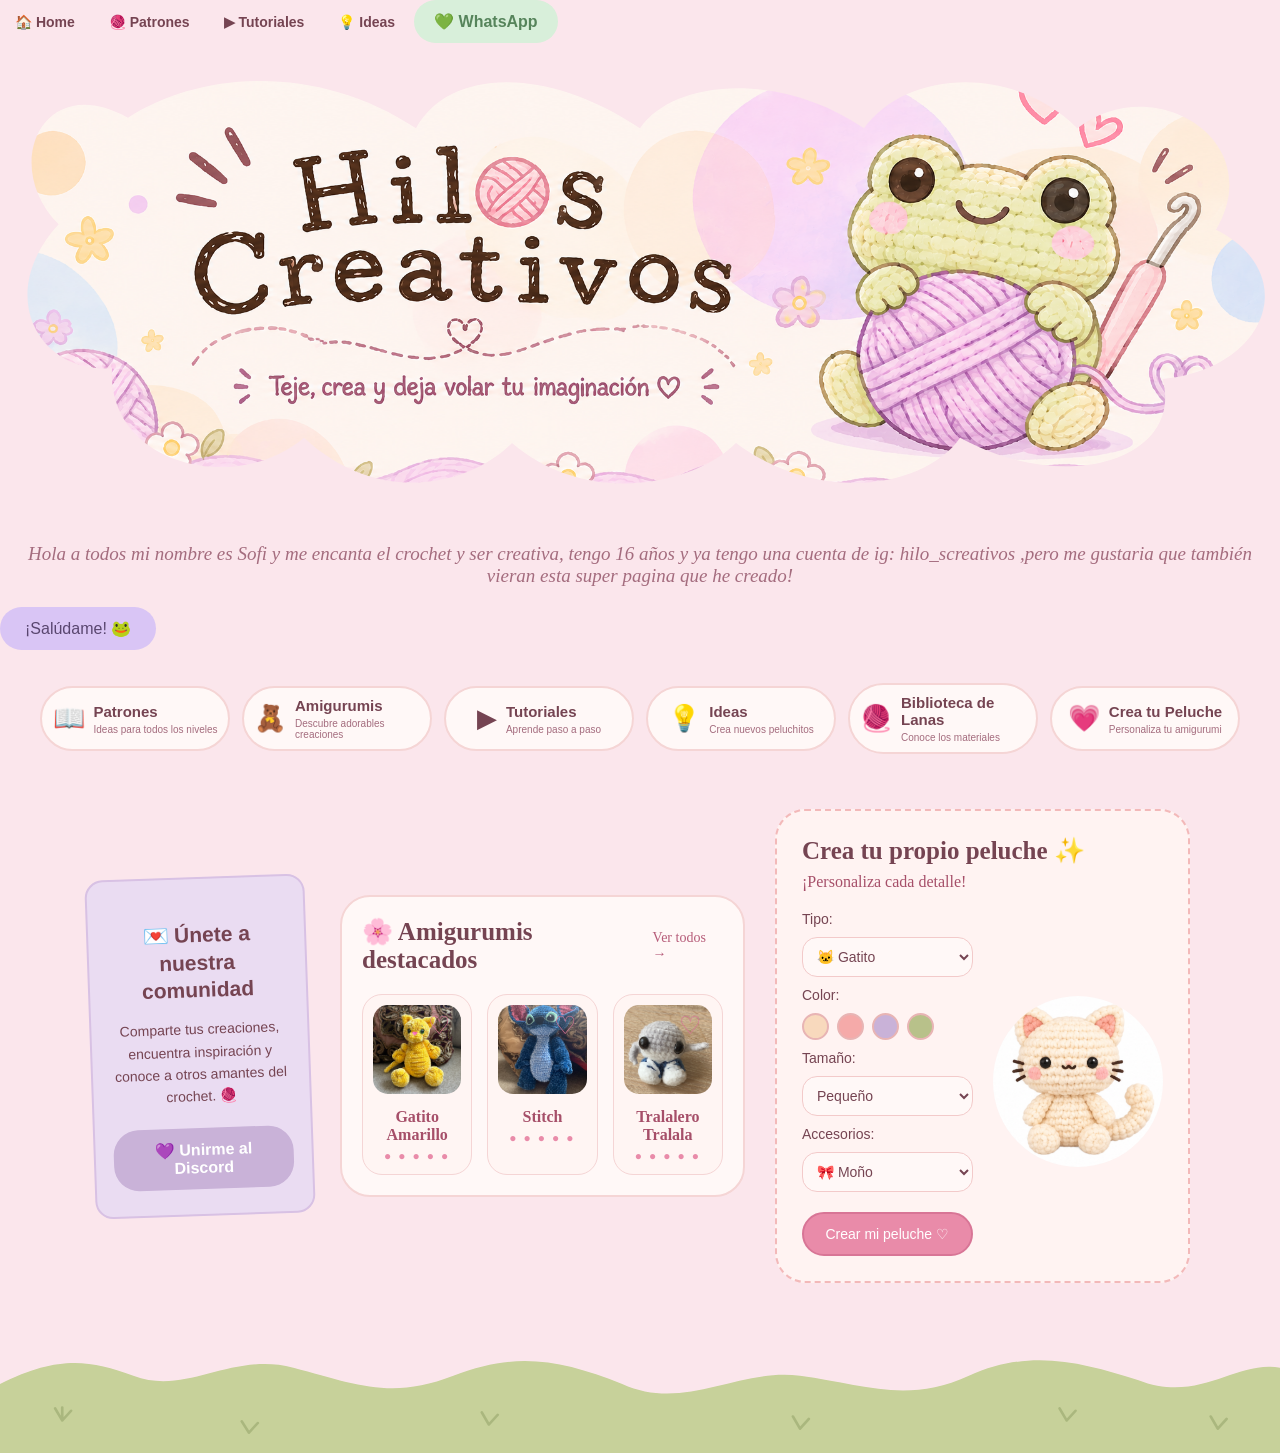
<file: index.html>
<!DOCTYPE html>
<html lang="en">
<head>
    <meta charset="UTF-8">
    <meta name="viewport" content="width=device-width, initial-scale=1.0">
    <title>Document</title>
    <link rel="stylesheet" href="style.css">
</head>
<body style="background-color: rgb(251, 230, 236);">
   <nav>
    <a href="index.html" class="boton-menu">
        🏠 Home
    </a>

    <a href="pages/patrones.html" class="boton-menu">
        🧶 Patrones
    </a>

    <a href="pages/tutoriales.html" class="boton-menu">
        ▶ Tutoriales
    </a>

    <a href="pages/ideas.html" class="boton-menu">
        💡 Ideas
    </a>

    <div class="contacto-whatsapp">
    <button id="boton-whatsapp" type="button">
        💚 WhatsApp
    </button>

    <p id="numero-whatsapp" hidden></p>
    </div>

    </nav>

    <img class="banner_logo" src="images/Hilos Creativos_ Rana Amigurumi y Lanas.png" alt="hilos_creativos">
    
   <p class="frase"> Hola a todos mi nombre es Sofi y me encanta el crochet y ser creativa, tengo 16 años y ya tengo una cuenta de ig: hilo_screativos ,pero me gustaria que también vieran esta super pagina que he creado!</p>
<button id="saludar">¡Salúdame! 🐸</button>

<p id="mensaje"></p>

<div class="accesos">

    <a href="pages/patrones.html" class="acceso">
        <div class="icono">📖</div>
        <div class="texto">
            <strong>Patrones</strong>
            <small>Ideas para todos los niveles</small>
        </div>
    </a>

    <a href="pages/amigurumis.html" class="acceso">
        <div class="icono">🧸</div>
        <div class="texto">
            <strong>Amigurumis</strong>
            <small>Descubre adorables creaciones</small>
        </div>
    </a>

    <a href="pages/tutoriales.html" class="acceso">
        <div class="icono">▶</div>
        <div class="texto">
            <strong>Tutoriales</strong>
            <small>Aprende paso a paso</small>
        </div>
    </a>

    <a href="pages/ideas.html" class="acceso">
        <div class="icono">💡</div>
        <div class="texto">
            <strong>Ideas</strong>
            <small>Crea nuevos peluchitos</small>
        </div>
    </a>

    <a href="pages/lanas.html" class="acceso">
        <div class="icono">🧶</div>
        <div class="texto">
            <strong>Biblioteca de Lanas</strong>
            <small>Conoce los materiales</small>
        </div>
    </a>

    <a href="pages/crear.html" class="acceso">
        <div class="icono">💗</div>
        <div class="texto">
            <strong>Crea tu Peluche</strong>
            <small>Personaliza tu amigurumi</small>
        </div>
    </a>

</div>








<div class="fila-principal">

<aside class="comunidad">
<h2>💌 Únete a nuestra comunidad</h2>

    <p>
        Comparte tus creaciones, encuentra inspiración
        y conoce a otros amantes del crochet. 🧶
    </p>
    <a href="https://discord.gg/SzUHmAww8"
   class="boton-discord"
   target="_blank"
   rel="noopener noreferrer">
    💜 Unirme al Discord
</a>

</aside>






<section class="destacados">

    <!-- ENCABEZADO -->
    <div class="encabezado-destacados">

        <h2>🌸 Amigurumis destacados</h2>

        <a href="pages/amigurumis.html">
            Ver todos →
        </a>

    </div>

    <!-- LISTA DE AMIGURUMIS -->
    <div class="lista-amigurumis">

        <!-- AMIGURUMI 1 -->
        <article class="amigurumi">

            <button class="favorito">♡</button>

            <a href="pages/amigurumis.html" class="imagen-amigurumi">

            <img src="images/gatito_amarillo.png" alt="gatito_amarillo">
</a>
            <h3>Gatito Amarillo</h3>

            <div class="estrellas">● ● ● ● ●</div>

        </article>

        <!-- AMIGURUMI 2 -->
        <article class="amigurumi">

            <button class="favorito">♡</button>

            <a href="pages/amigurumis.html" class="imagen-amigurumi">

            <img src="images/stitch.png" alt="stitch">
</a>

            <h3>Stitch</h3>

            <div class="estrellas">● ● ● ● ●</div>

        </article>

        <!-- AMIGURUMI 3 -->
        <article class="amigurumi">

            <button class="favorito">♡</button>
            <a href="pages/amigurumis.html" class="imagen-amigurumi">

            <img src="images/tralalero .png" alt="tralalero">
</a>

            <h3>Tralalero Tralala</h3>

            <div class="estrellas">● ● ● ● ●</div>

        </article>

    </div>

</section>


<section class="creador-peluche">

    <div class="encabezado-creador">
        <h2>Crea tu propio peluche ✨</h2>

        <p>¡Personaliza cada detalle!</p>
    </div>

    <div class="contenido-creador">

        <!-- OPCIONES -->
       
<!-- OPCIONES -->
<div class="opciones-peluche">

    <label for="tipo">Tipo:</label>

    <select id="tipo">
        <option value="gatito">🐱 Gatito</option>
        <option value="ranita">🐸 Ranita</option>
        <option value="conejito">🐰 Conejito</option>
        <option value="osito">🐻 Osito</option>
    </select>

    <label>Color:</label>

    <div class="colores-peluche">

        <button type="button" class="color" data-color="crema" style="background:#f8d9bd"></button>
        <button type="button" class="color" data-color="rosa" style="background:#f5aaa9"></button>
        <button type="button" class="color" data-color="lila" style="background:#c9b2d8"></button>
        <button type="button" class="color" data-color="verde" style="background:#b8c18a"></button>

    </div>

    <label for="tamano">Tamaño:</label>

    <select id="tamano">
        <option>Pequeño</option>
        <option>Mediano</option>
        <option>Grande</option>
    </select>

    <label for="accesorios">Accesorios:</label>

    <select id="accesorios">
        <option>🎀 Moño</option>
        <option>🌸 Flor</option>
        <option>♡ Sin accesorios</option>
    </select>

    <a href="pages/crear.html" class="crear-peluche">
        Crear mi peluche ♡
    </a>

</div>

        <!-- IMAGEN -->
        <div class="imagen-creador">

    <img
        id="imagen-peluche"
        data-carpeta="images/"
        src="images/gato_crema.png"
        alt="Mi peluche personalizado"
    >

</div>

    </div>

</section>


</div>




<footer class="final">
    <div class="pasto"></div>
</footer>
<script src="script.js"></script>
</body>
</html>
</file>
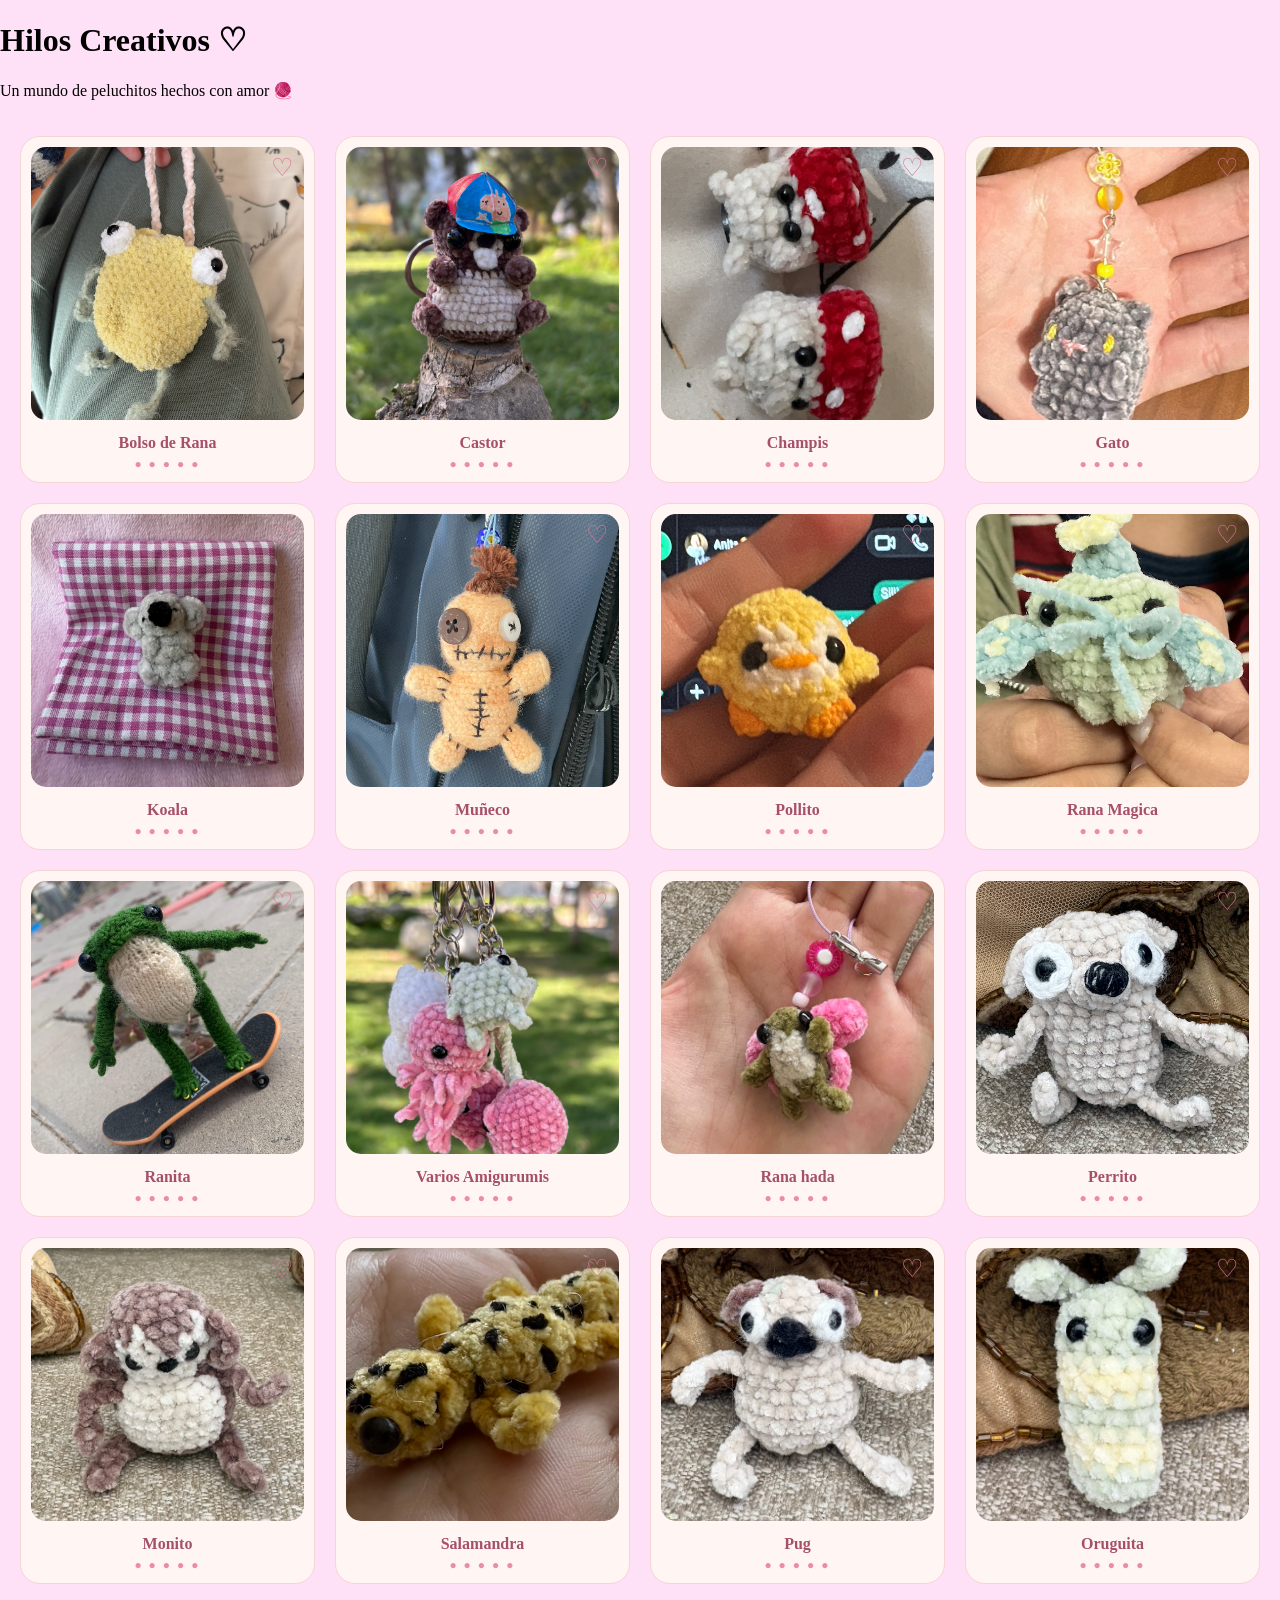
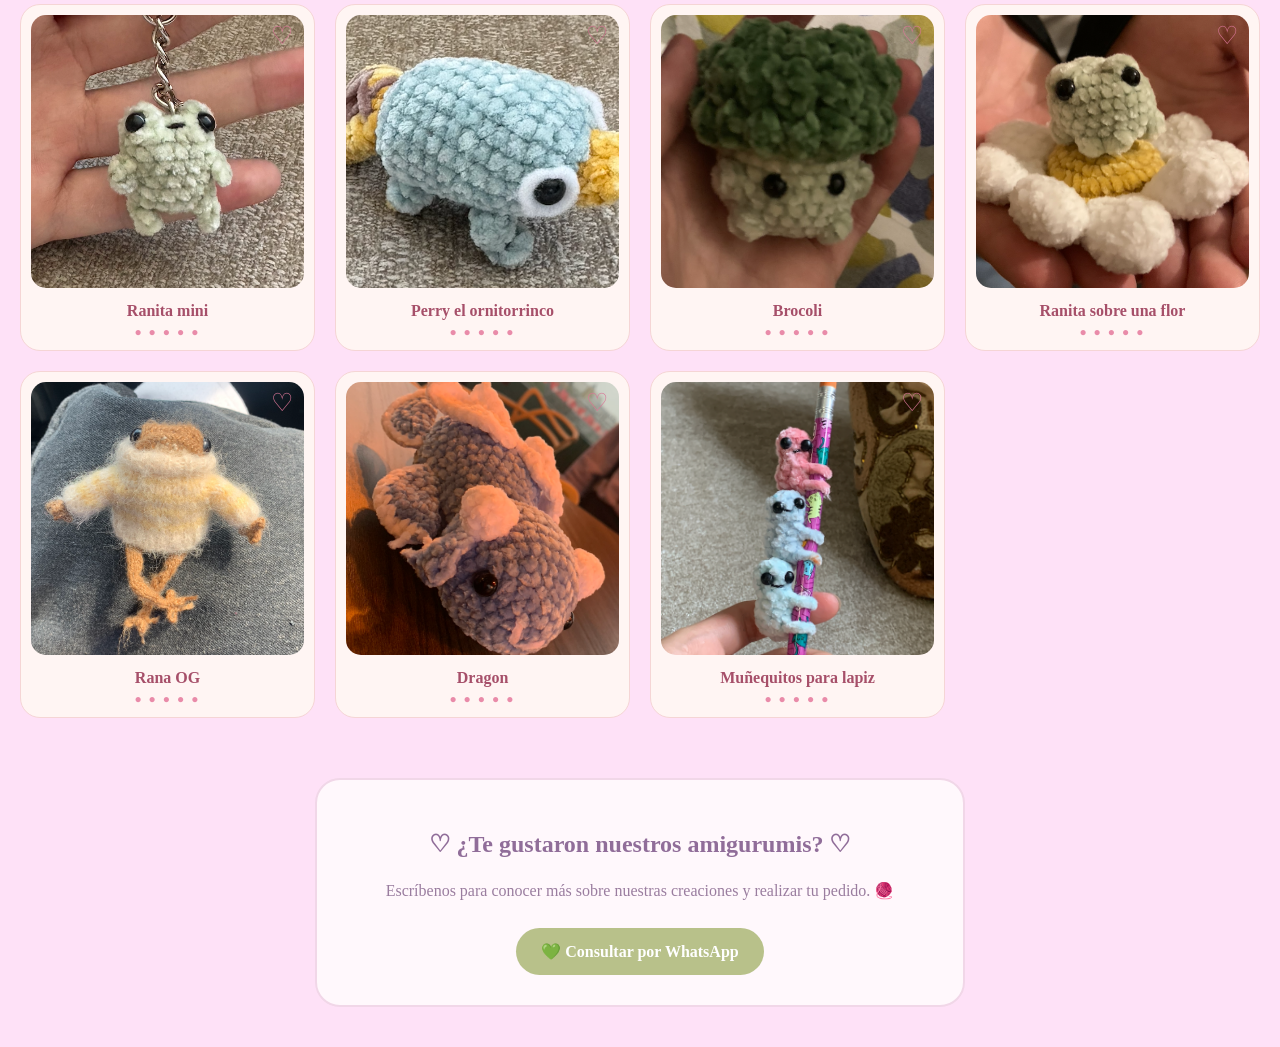
<file: pages/amigurumis.html>
<!DOCTYPE html>
<html lang="es">

<head>
    <meta charset="UTF-8">
    <meta name="viewport" content="width=device-width, initial-scale=1.0">

    <title>Hilos Creativos</title>

    <!-- CONEXIÓN CSS -->
    <link rel="stylesheet" href="../style.css">
</head>

<body style="background-color: rgb(254, 225, 247);">

    <!-- ENCABEZADO PRINCIPAL -->
    <header>
        <h1>Hilos Creativos ♡</h1>
        <p>Un mundo de peluchitos hechos con amor 🧶</p>
    </header>


    <!-- AMIGURUMIS DESTACADOS -->
     <div class="catalogo-amigurumis">

        <!-- AMIGURUMI 1 -->
       <article class="tarjeta-catalogo">

            <button class="favorito">♡</button>

            <a href="pages/amigurumis.html" class="imagen-amigurumi">

            <img src="../images/bolso de rana.png" alt="bolso de rana">
</a>
            <h3>Bolso de Rana</h3>

            <div class="estrellas">● ● ● ● ●</div>

        </article>

        <!-- AMIGURUMI 2 -->
        <article class="tarjeta-catalogo">

            <button class="favorito">♡</button>

            <a href="pages/amigurumis.html" class="imagen-amigurumi">

            <img src="../images/castor.png" alt="Castor">
</a>

            <h3>Castor  </h3>

            <div class="estrellas">● ● ● ● ●</div>

        </article>

        <!-- AMIGURUMI 3 -->
        <article class="tarjeta-catalogo">

            <button class="favorito">♡</button>
            <a href="pages/amigurumis.html" class="imagen-amigurumi">

            <img src="../images/champis.png" alt="Champis">
</a>

            <h3>Champis</h3>

            <div class="estrellas">● ● ● ● ●</div>

        </article>

<article class="tarjeta-catalogo">

            <button class="favorito">♡</button>

            <a href="pages/amigurumis.html" class="imagen-amigurumi">

            <img src="../images/gato profe.png" alt="Gato">
</a>
            <h3>Gato</h3>

            <div class="estrellas">● ● ● ● ●</div>

        </article>

        <article class="tarjeta-catalogo">

            <button class="favorito">♡</button>

            <a href="pages/amigurumis.html" class="imagen-amigurumi">

            <img src="../images/koala.png" alt="koala">
</a>
            <h3>Koala</h3>

            <div class="estrellas">● ● ● ● ●</div>

        </article>

        <article class="tarjeta-catalogo">

            <button class="favorito">♡</button>

            <a href="pages/amigurumis.html" class="imagen-amigurumi">

            <img src="../images/muñeco .png" alt="muñeco">
</a>
            <h3>Muñeco</h3>

            <div class="estrellas">● ● ● ● ●</div>

        </article>

        <article class="tarjeta-catalogo">

            <button class="favorito">♡</button>

            <a href="pages/amigurumis.html" class="imagen-amigurumi">

            <img src="../images/pollito.png" alt="pollito">
</a>
            <h3>Pollito</h3>

            <div class="estrellas">● ● ● ● ●</div>

        </article>

        <article class="tarjeta-catalogo">

            <button class="favorito">♡</button>

            <a href="pages/amigurumis.html" class="imagen-amigurumi">

            <img src="../images/rana magica.png" alt="Rana magica">
</a>
            <h3>Rana Magica</h3>

            <div class="estrellas">● ● ● ● ●</div>

        </article>

       <article class="tarjeta-catalogo">

            <button class="favorito">♡</button>

            <a href="pages/amigurumis.html" class="imagen-amigurumi">

            <img src="../images/rana parada.png" alt="Rana parada">
</a>
            <h3>Ranita</h3>

            <div class="estrellas">● ● ● ● ●</div>

        </article>

<article class="tarjeta-catalogo">

            <button class="favorito">♡</button>

            <a href="pages/amigurumis.html" class="imagen-amigurumi">

            <img src="../images/varias cosas.png" alt="varias cosas">
</a>
            <h3>Varios Amigurumis</h3>

            <div class="estrellas">● ● ● ● ●</div>

        </article>


        <article class="tarjeta-catalogo">

            <button class="favorito">♡</button>

            <a href="pages/amigurumis.html" class="imagen-amigurumi">

            <img src="../images/hada.png" alt="Rana hada">
</a>
            <h3>Rana hada</h3>

            <div class="estrellas">● ● ● ● ●</div>

        </article>


        <article class="tarjeta-catalogo">

            <button class="favorito">♡</button>

            <a href="pages/amigurumis.html" class="imagen-amigurumi">

            <img src="../images/perro.png" alt="Perro">
</a>
            <h3>Perrito</h3>

            <div class="estrellas">● ● ● ● ●</div>

        </article>


        <article class="tarjeta-catalogo">

            <button class="favorito">♡</button>

            <a href="pages/amigurumis.html" class="imagen-amigurumi">

            <img src="../images/monito.png" alt="monito">
</a>
            <h3>Monito</h3>

            <div class="estrellas">● ● ● ● ●</div>

        </article>

        <article class="tarjeta-catalogo">

            <button class="favorito">♡</button>

            <a href="pages/amigurumis.html" class="imagen-amigurumi">

            <img src="../images/salamandra.png" alt="Salamandra">
</a>
            <h3>Salamandra</h3>

            <div class="estrellas">● ● ● ● ●</div>

        </article>

        <article class="tarjeta-catalogo">

            <button class="favorito">♡</button>

            <a href="pages/amigurumis.html" class="imagen-amigurumi">

            <img src="../images/pug.png" alt="Pug">
</a>
            <h3>Pug</h3>

            <div class="estrellas">● ● ● ● ●</div>

        </article>

<article class="tarjeta-catalogo">

            <button class="favorito">♡</button>

            <a href="pages/amigurumis.html" class="imagen-amigurumi">

            <img src="../images/oruguita.png" alt="Oruga">
</a>
            <h3>Oruguita</h3>

            <div class="estrellas">● ● ● ● ●</div>

        </article>

        <article class="tarjeta-catalogo">

            <button class="favorito">♡</button>

            <a href="pages/amigurumis.html" class="imagen-amigurumi">

            <img src="../images/ranis.png" alt="Ranita mini">
</a>
            <h3>Ranita mini</h3>

            <div class="estrellas">● ● ● ● ●</div>

        </article>


        <article class="tarjeta-catalogo">

            <button class="favorito">♡</button>

            <a href="pages/amigurumis.html" class="imagen-amigurumi">

            <img src="../images/perri.png" alt="Perry">
</a>
            <h3>Perry el ornitorrinco</h3>

            <div class="estrellas">● ● ● ● ●</div>

        </article>

<article class="tarjeta-catalogo">

            <button class="favorito">♡</button>

            <a href="pages/amigurumis.html" class="imagen-amigurumi">

            <img src="../images/brocoli.png" alt="Brocoli">
</a>
            <h3>Brocoli</h3>

            <div class="estrellas">● ● ● ● ●</div>
            </article>


             <article class="tarjeta-catalogo">

            <button class="favorito">♡</button>

            <a href="pages/amigurumis.html" class="imagen-amigurumi">

            <img src="../images/rana flor.png" alt="Rana sobre flor">
</a>
            <h3> Ranita sobre una flor</h3>

            <div class="estrellas">● ● ● ● ●</div>

        </article>

         <article class="tarjeta-catalogo">

            <button class="favorito">♡</button>

            <a href="pages/amigurumis.html" class="imagen-amigurumi">

            <img src="../images/Rana OG.png" alt="Rana OG">
</a>
            <h3>Rana OG</h3>

            <div class="estrellas">● ● ● ● ●</div>

        </article>


         <article class="tarjeta-catalogo">

            <button class="favorito">♡</button>

            <a href="pages/amigurumis.html" class="imagen-amigurumi">

            <img src="../images/dragon.png" alt="Dragon">
</a>
            <h3>Dragon</h3>

            <div class="estrellas">● ● ● ● ●</div>

        </article>


         <article class="tarjeta-catalogo">

            <button class="favorito">♡</button>

            <a href="pages/amigurumis.html" class="imagen-amigurumi">

            <img src="../images/muñequitos.png" alt="Muñequitos">
</a>
            <h3>Muñequitos para lapiz</h3>

            <div class="estrellas">● ● ● ● ●</div>

        </article>


    </div>

</section>

<div class="seccion-pedido">
    <h2>♡ ¿Te gustaron nuestros amigurumis? ♡</h2>

    <p>
        Escríbenos para conocer más sobre nuestras creaciones
        y realizar tu pedido. 🧶
    </p>

    <a
        href="https://wa.me/51957049100?text=Hola%2C%20estoy%20interesado%20en%20sus%20amigurumis.%20Quisiera%20recibir%20m%C3%A1s%20informaci%C3%B3n."
        class="boton-pedido-general"
        target="_blank"
        rel="noopener noreferrer">
        💚 Consultar por WhatsApp
    </a>
</div>

</body>

</html>
</file>
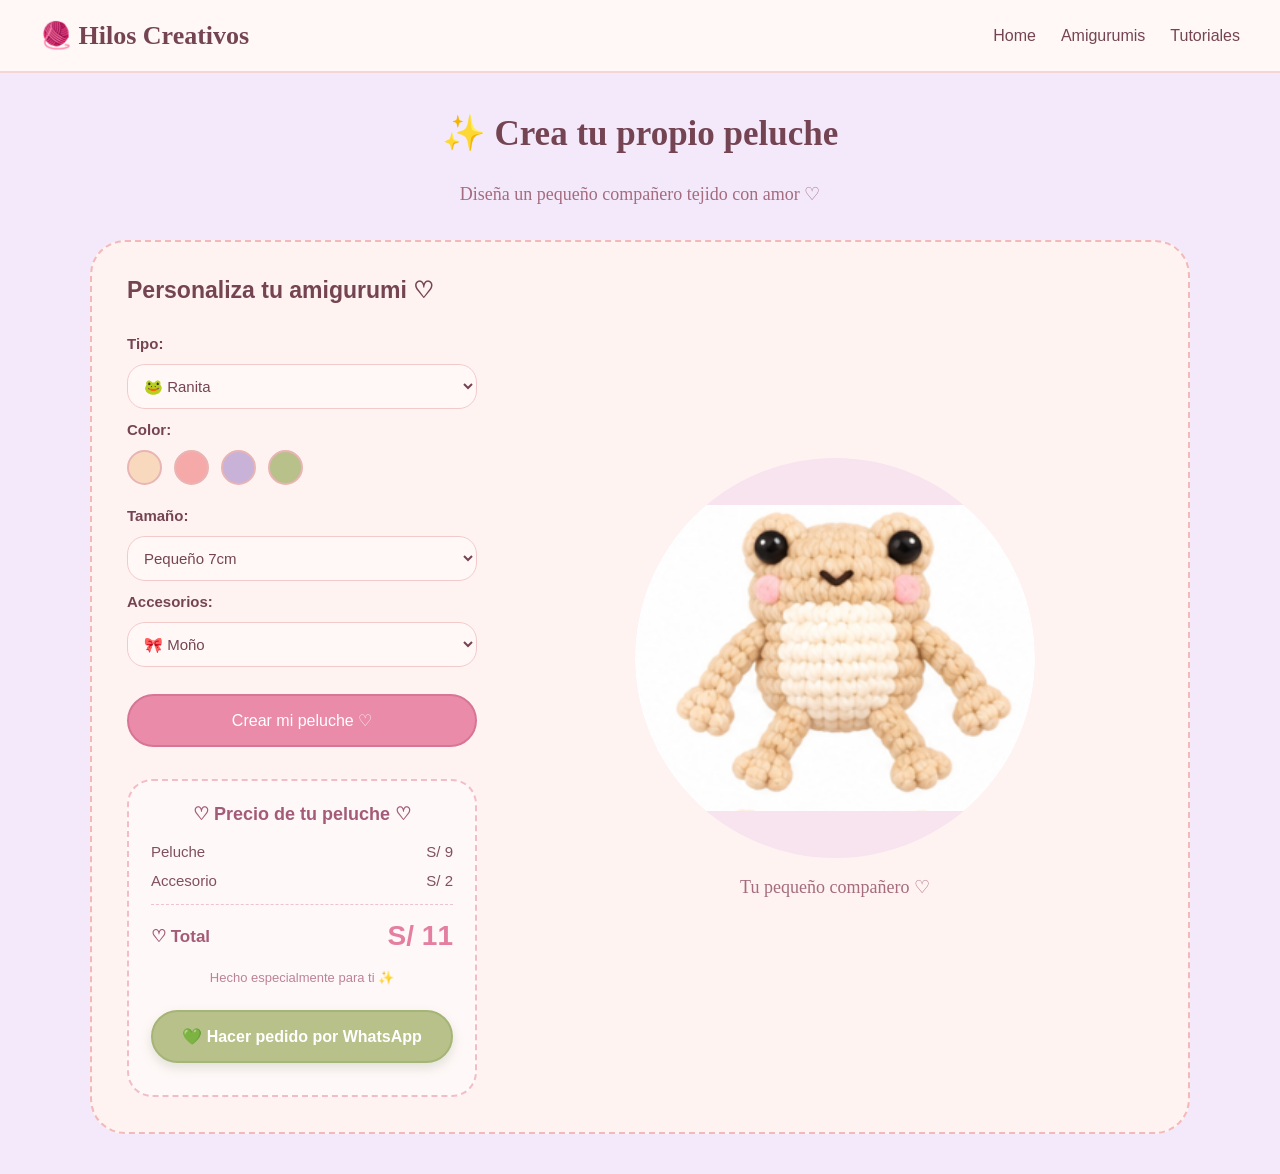
<file: pages/crear.html>
<!DOCTYPE html>
<html lang="es">

<head>
    <meta charset="UTF-8">
    <meta name="viewport" content="width=device-width, initial-scale=1.0">

    <title>Crea tu peluche | Cozy Crochet Club</title>

    <link rel="stylesheet" href="../style.css">
</head>

<body style="background-color: #f3e9fb;">

    <!-- ENCABEZADO -->
    <header class="encabezado-crear">

        <h1>🧶 Hilos Creativos</h1>

        <nav>
            <a href="../index.html">Home</a>
            <a href="amigurumis.html">Amigurumis</a>
            <a href="tutoriales.html">Tutoriales</a>
        </nav>

    </header>


    <!-- CONTENIDO PRINCIPAL -->
    <main class="pagina-crear">

        <section class="titulo-crear">

            <h1>✨ Crea tu propio peluche</h1>

            <p>
                Diseña un pequeño compañero tejido con amor ♡
            </p>

        </section>


        <!-- CREADOR -->
        <section class="creador-completo">

            <!-- OPCIONES -->
            <div class="personalizacion">

                <h2>Personaliza tu amigurumi ♡</h2>

                <label for="tipo">Tipo:</label>

                <select id="tipo">
                    <option value="ranita">🐸 Ranita</option>
                    <option value="gatito">🐱 Gatito</option>
                    <option value="conejito">🐰 Conejito</option>
                    <option value="osito">🐻 Osito</option>
                </select>


                <label>Color:</label>

                

<div class="colores-peluche">

    <button type="button" class="color" data-color="crema" style="background:#f8d9bd"></button>

    <button type="button" class="color" data-color="rosa" style="background:#f5aaa9"></button>

    <button type="button" class="color" data-color="lila" style="background:#c9b2d8"></button>

    <button type="button" class="color" data-color="verde" style="background:#b8c18a"></button>

</div>

                <label for="tamano">Tamaño:</label>

                <select id="tamano">
                    <option>Pequeño 7cm</option>
                    <option>Mediano 12cm</option>
                    <option>Grande 18cm</option>
                </select>


                <label for="accesorios">Accesorios:</label>

                <select id="accesorios">
                    <option value="moño">🎀 Moño</option>
                    <option value="flor">🌸 Flor</option>
                    <option value="corazon">💗 Corazón</option>
                    <option value="ninguno">Sin accesorios</option>
                </select>


                <button class="crear-peluche" id="crear">
                    Crear mi peluche ♡
                </button>


<div class="precio-peluche">
    <p class="titulo-precio">♡ Precio de tu peluche ♡</p>

    <div class="detalle-precio">
        <span>Peluche</span>
        <span id="precio-base">S/ 9</span>
    </div>

    <div class="detalle-precio">
        <span>Accesorio</span>
        <span id="precio-accesorio">S/ 2</span>
    </div>

    <div class="separador-precio"></div>

    <div class="total-precio">
        <span>♡ Total</span>
        <span id="precio-total">S/ 11</span>
    </div>

   <p class="mensaje-precio">Hecho especialmente para ti ✨</p>

<button id="hacer-pedido" type="button">
    💚 Hacer pedido por WhatsApp
</button>

</div>




            </div>


            <!-- PREVISUALIZACION -->
            <div class="vista-peluche">

                <div class="marco-peluche">
   <img
    id="imagen-peluche"
    data-carpeta="../images/"
    src="../images/rana_crema.png"
    alt="Mi peluche personalizado"
>
</div>

                <p>Tu pequeño compañero ♡</p>

            </div>

        </section>

    </main>
<script src="../script.js"></script>
<script src="../accesorios.js"></script>
<script src="../precios.js"></script>
</body>
</html>
</file>
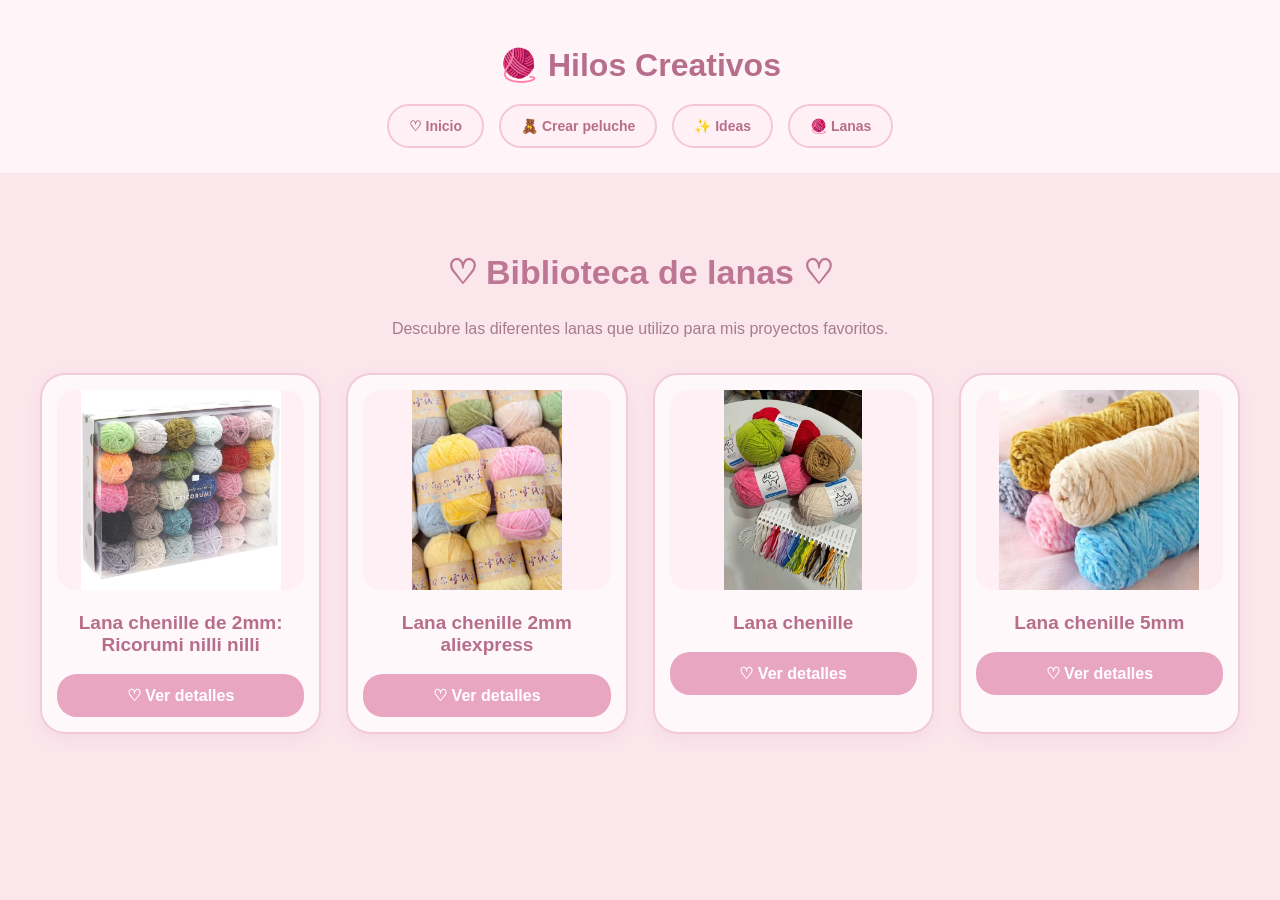
<file: pages/lanas.html>
<!DOCTYPE html>
<html lang="es">

<head>
    <meta charset="UTF-8">
    <meta name="viewport" content="width=device-width, initial-scale=1.0">

    <title>Biblioteca de lanas | Hilos Creativos</title>
    <link rel="stylesheet" href="../style.css">
</head>

<body class="pagina-biblioteca">

    <!-- ENCABEZADO -->
    <header class="encabezado-lanas">

        <h1>🧶 Hilos Creativos</h1>

        <nav class="nav-lanas">
            <a href="../index.html" class="boton-menu">♡ Inicio</a>
            <a href="crear.html" class="boton-menu">🧸 Crear peluche</a>
            <a href="ideas.html" class="boton-menu">✨ Ideas</a>
            <a href="lanas.html" class="boton-menu">🧶 Lanas</a>
        </nav>

    </header>

    <main class="contenido-lanas">

        <h2>♡ Biblioteca de lanas ♡</h2>

        <p class="subtitulo-lanas">
            Descubre las diferentes lanas que utilizo para mis proyectos favoritos.
        </p>

        
        <section class="grid-lanas">

            <article class="tarjeta-lana">

                <img src="../images/ricorumi.png" alt="Lana chenille">

                <h3>Lana chenille de 2mm: Ricorumi nilli nilli</h3>

                <details>
                    <summary>♡ Ver detalles</summary>
                    <p>
                        Suave y resistente. Ideal para crear
                        amigurumis pequeños que paracen un peluche de tela🩷
                    </p>
                </details>

            </article>

            <!-- LANA 2 -->
            <article class="tarjeta-lana">

                <img src="../images/aliexpress.png" alt="Lana chenille ">

                <h3>Lana chenille 2mm aliexpress</h3>

                <details>
                    <summary>♡ Ver detalles</summary>
                    <p>
                        Un poco más ligera que la anterior y disponible en muchos
                        colores. Perfecta para diferentes proyectos🧡
                    </p>
                </details>

            </article>

            <!-- LANA 3 -->
            <article class="tarjeta-lana">

                <img src="../images/woolly.png" alt="Lana chenille">

                <h3>Lana chenille</h3>

                <details>
                    <summary>♡ Ver detalles</summary>
                    <p>
                        Muy suave y esponjosa. Ideal para
                        peluches y amigurumis adorables muy tiernos y pequeños💙
                    </p>
                </details>

            </article>

            <!-- LANA 4 -->
            <article class="tarjeta-lana">

                <img src="../images/chenille.png" alt="Lana chenille 5mm">

                <h3>Lana chenille 5mm</h3>

                <details>
                    <summary>♡ Ver detalles</summary>
                    <p>
                        Es de la misma calidad solo que un poco más gruesa, para hacer 
                        amigurumis igual de lindos pero más grandes ❤️ 
                    </p>
                </details>

            </article>

        </section>

    </main>

</body>
</html>
</file>
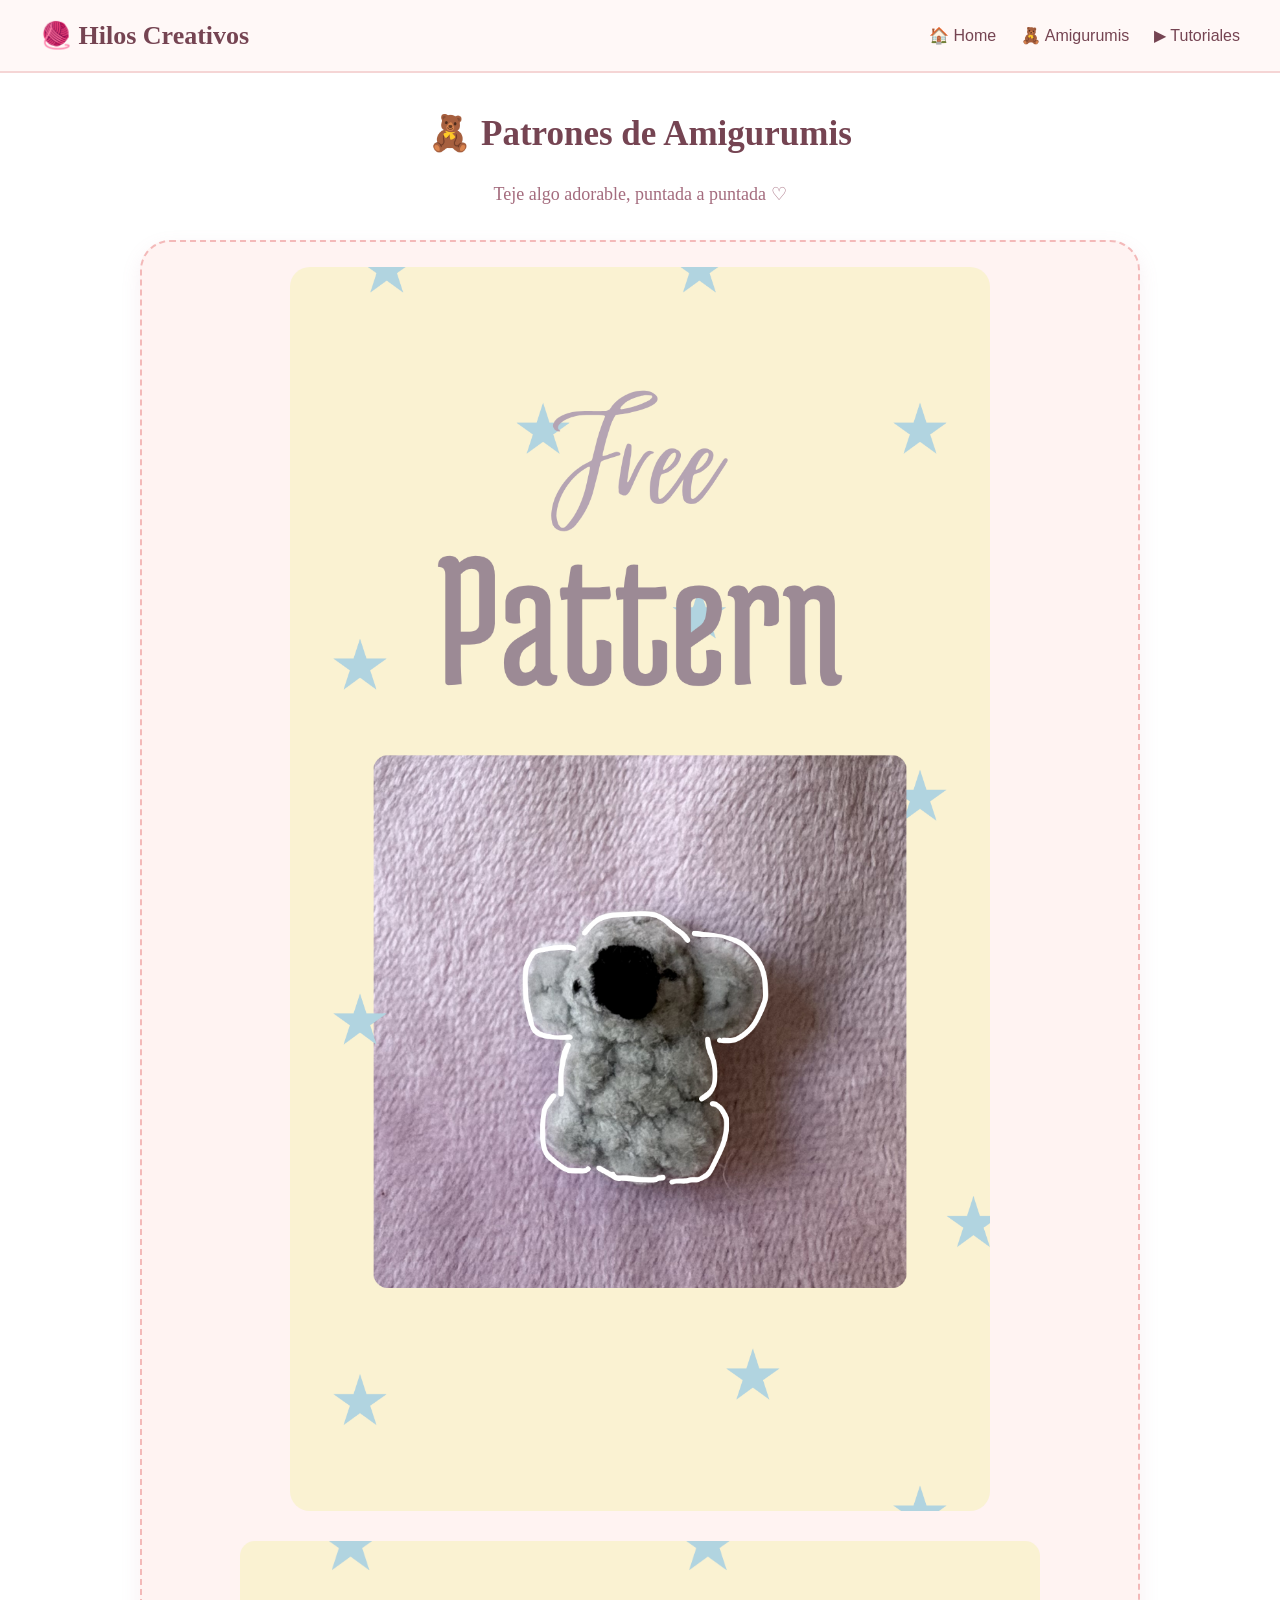
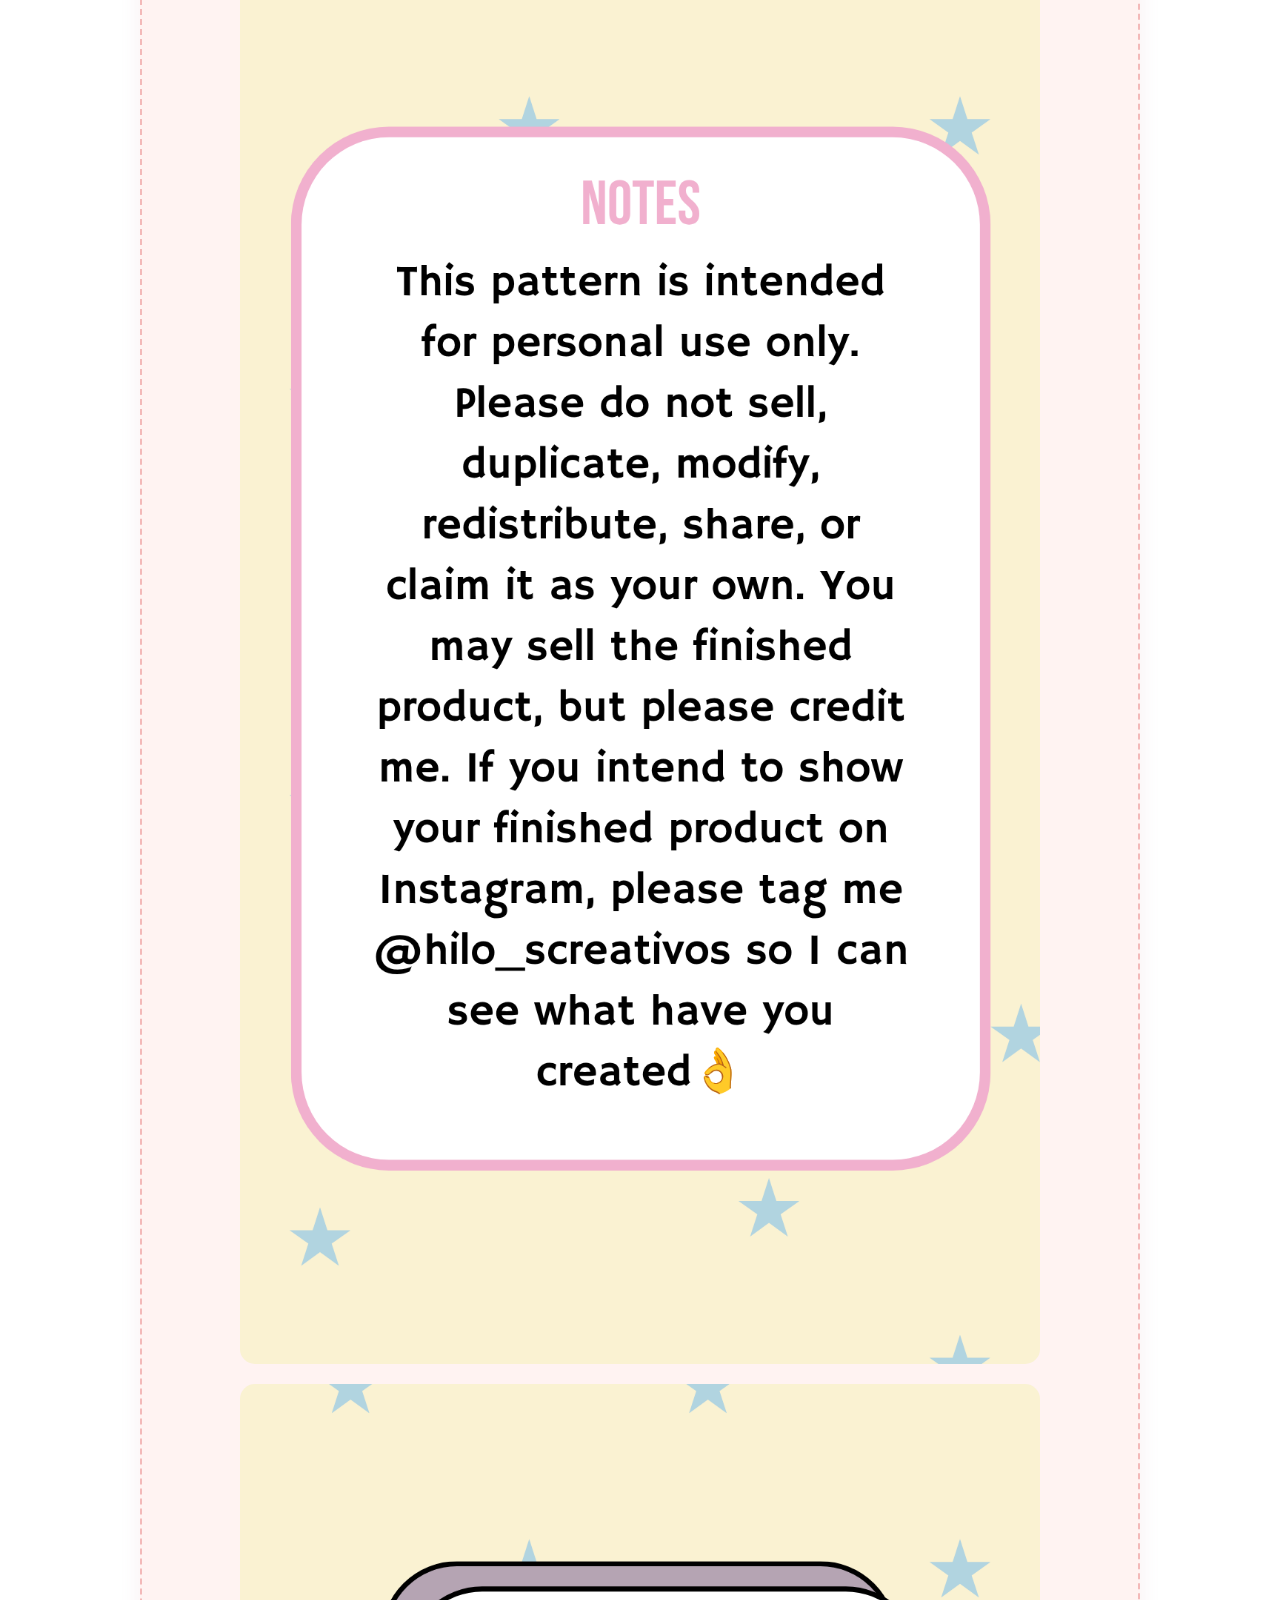
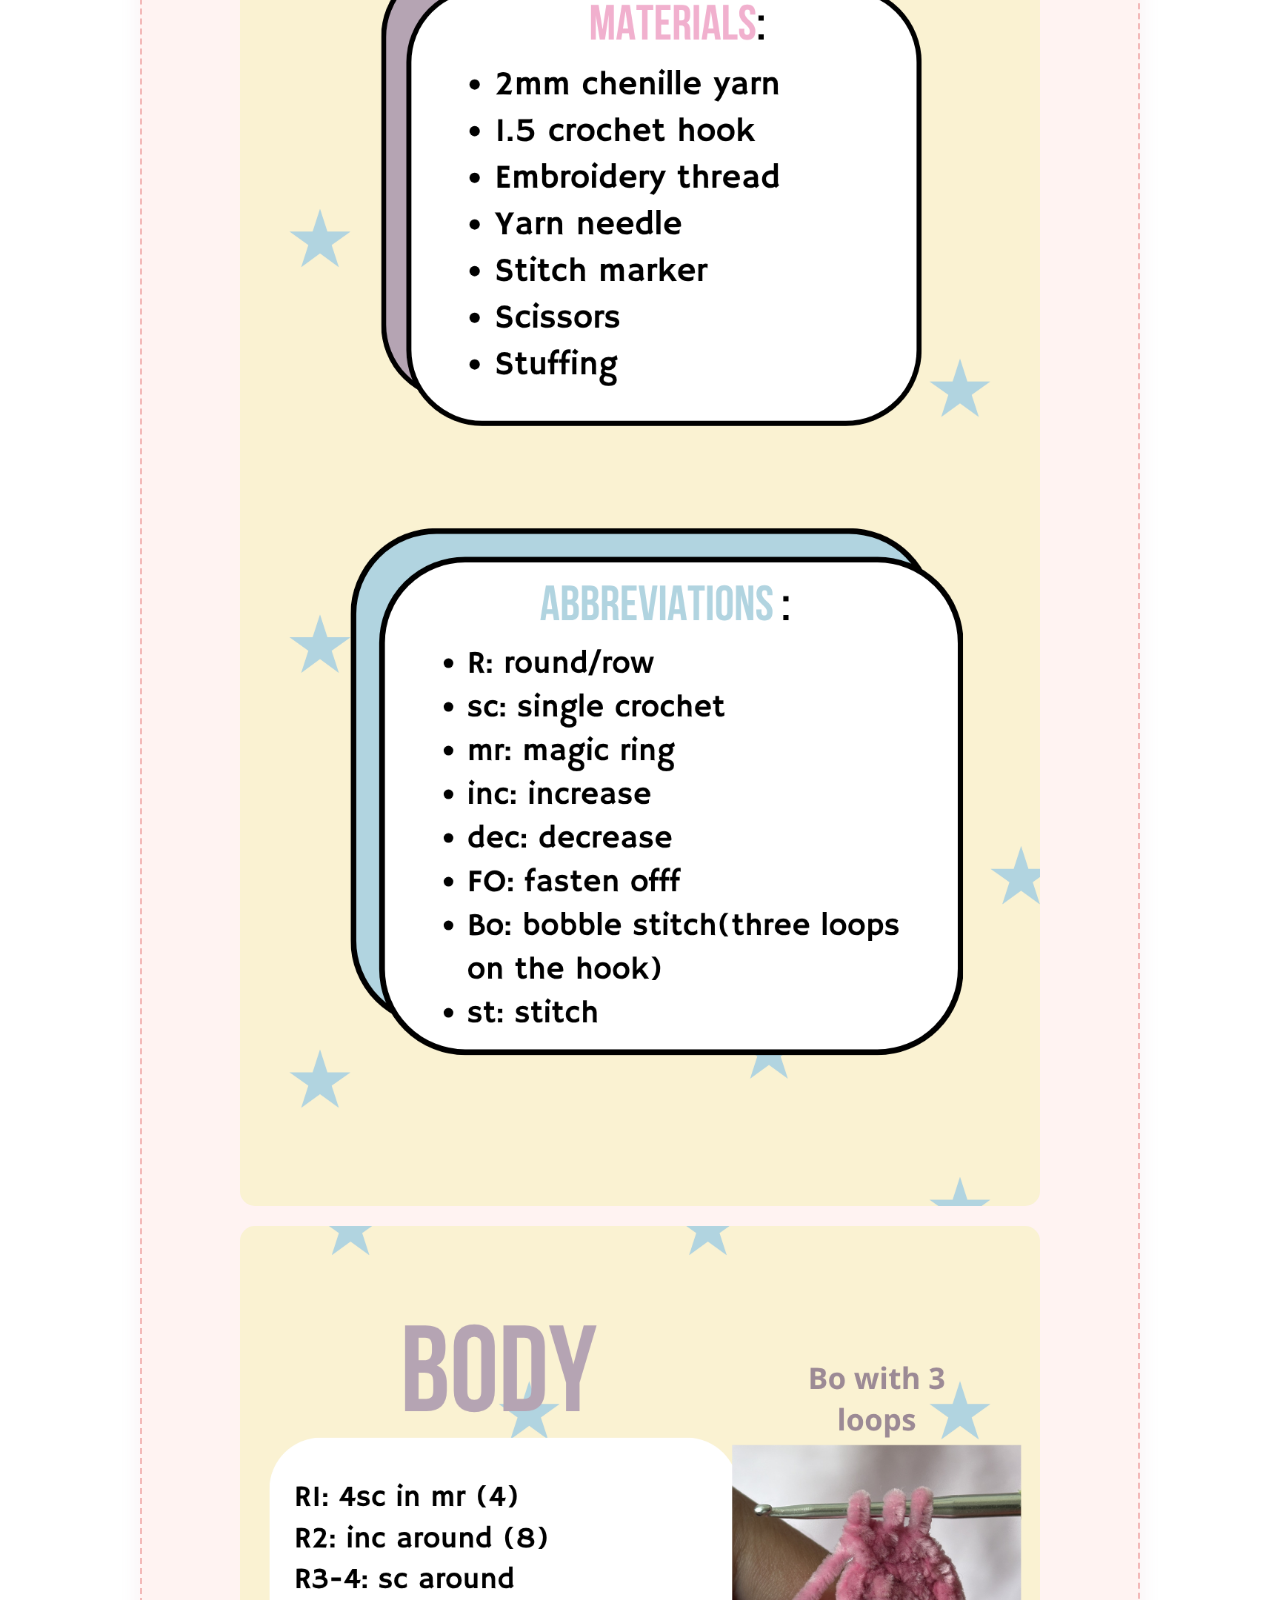
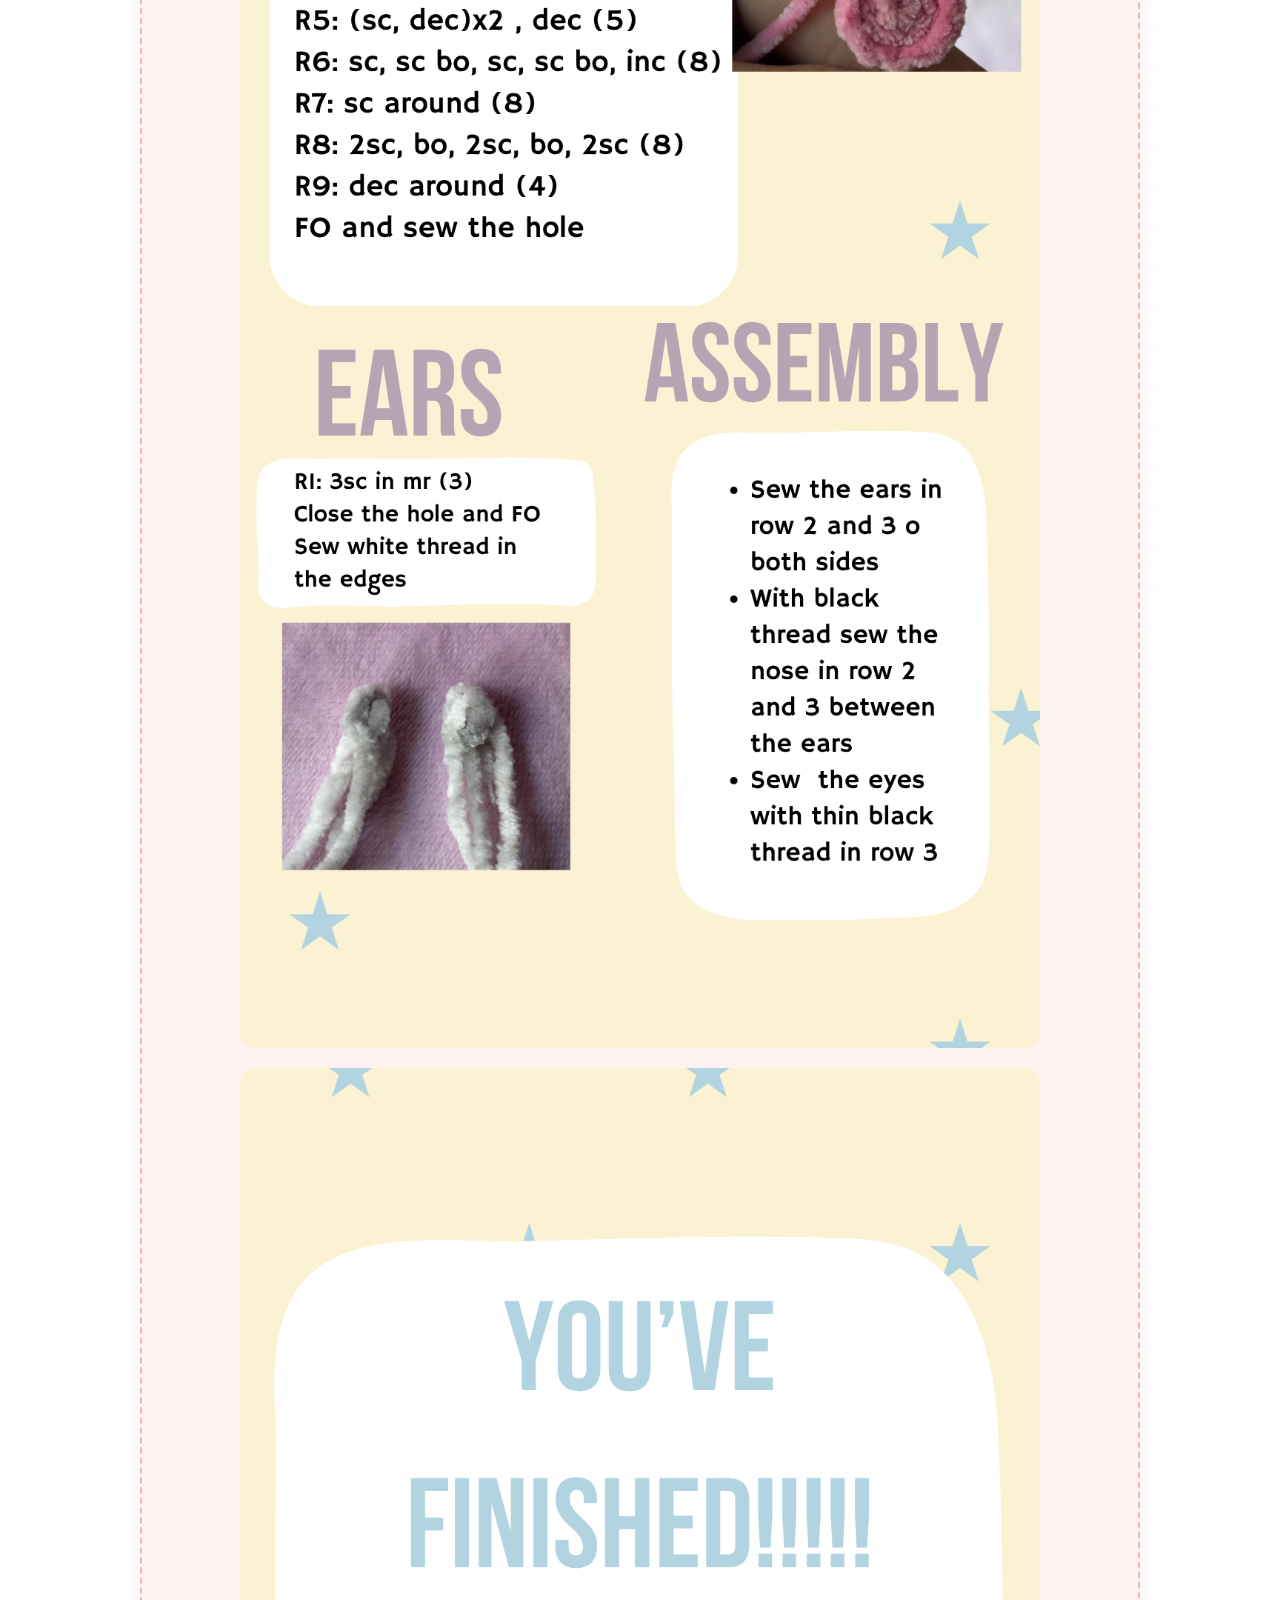
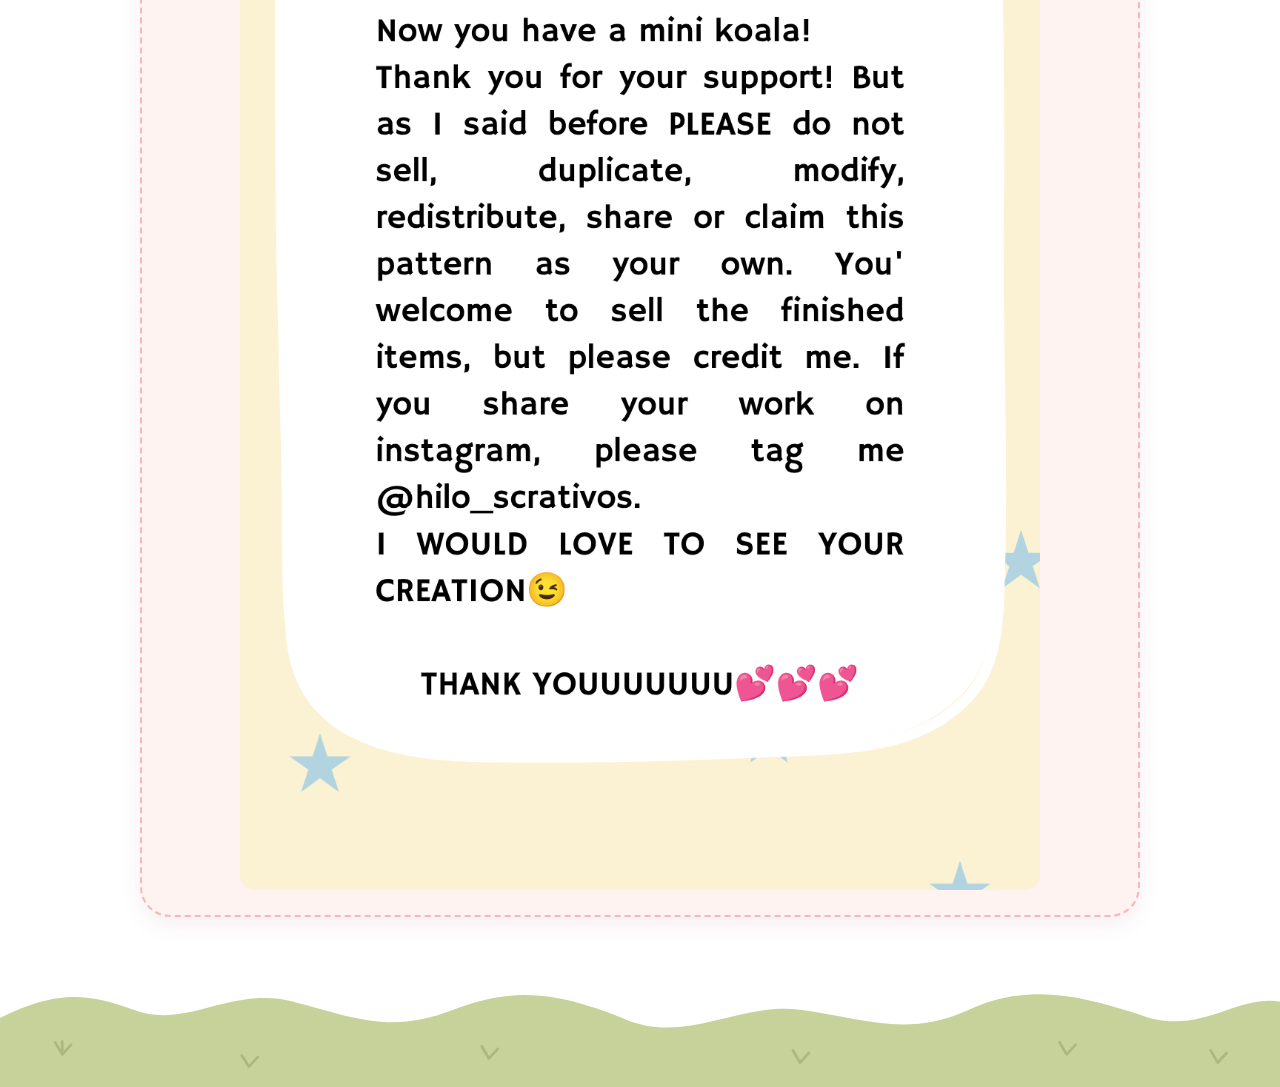
<file: pages/patrones.html>
<!DOCTYPE html>
<html lang="es">

<head>
    <meta charset="UTF-8">
    <meta name="viewport" content="width=device-width, initial-scale=1.0">

    <title>Patrones | Hilos Creativos</title>

    <link rel="stylesheet" href="../style.css">
</head>

<body>

    <!-- ENCABEZADO -->
    <header class="encabezado-patrones">

        <h1>🧶 Hilos Creativos</h1>

        <nav>
            <a href="../index.html">🏠 Home</a>
            <a href="amigurumis.html">🧸 Amigurumis</a>
            <a href="tutoriales.html">▶ Tutoriales</a>
        </nav>

    </header>


    <!-- TITULO -->
    <main class="pagina-patrones">

        <section class="titulo-patrones">

            <h1>🧸 Patrones de Amigurumis</h1>

            <p>
                Teje algo adorable, puntada a puntada ♡
            </p>

        </section>


        <!-- PATRON KOALA -->
        <section class="patron-koala">

            <img
                src="../images/portada patron koala.PNG"
                alt="Portada del patrón de koala"
                class="portada-koala"
            >

            <div class="instrucciones-koala">

    <img src="../images/patron 1.PNG" alt="Patrón koala parte 1">

    <img src="../images/patron 2.PNG" alt="Patrón koala parte 2">

    <img src="../images/patron 3.PNG" alt="Patrón koala parte 3">

    <img src="../images/patron 4.PNG" alt="Patrón koala parte 4">

</div>

        </section>

    </main>


    <!-- FOOTER -->
    <footer class="final">
        <div class="pasto"></div>
    </footer>

</body>
</html>
</file>
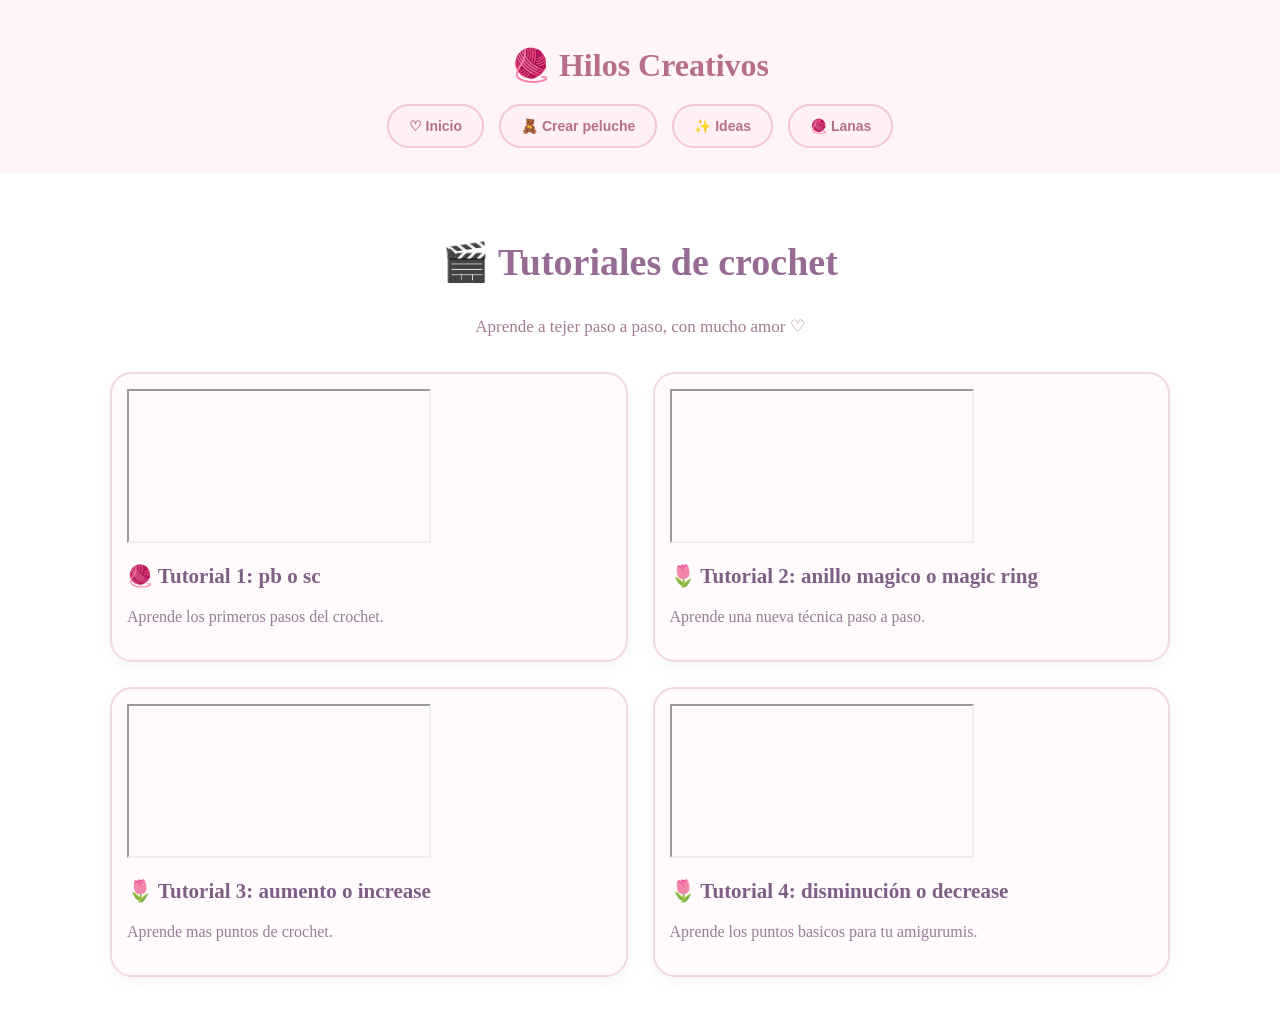
<file: pages/tutoriales.html>
<!DOCTYPE html>
<html lang="en">
<head>
    <meta charset="UTF-8">
    <meta name="viewport" content="width=device-width, initial-scale=1.0">
    <title>Document</title>
    <link rel="stylesheet" href="../style.css">
</head>
<body>
    <header class="encabezado-lanas">

        <h1>🧶 Hilos Creativos</h1>

        <nav class="nav-lanas">
            <a href="../index.html" class="boton-menu">♡ Inicio</a>
            <a href="crear.html" class="boton-menu">🧸 Crear peluche</a>
            <a href="ideas.html" class="boton-menu">✨ Ideas</a>
            <a href="lanas.html" class="boton-menu">🧶 Lanas</a>
        </nav>

    </header>
   <main class="pagina-tutoriales">

    <section class="intro-tutoriales">
        <h1>🎬 Tutoriales de crochet</h1>
        <p>Aprende a tejer paso a paso, con mucho amor ♡</p>
    </section>

    <section class="grid-tutoriales">

        <article class="tarjeta-tutorial">
            <iframe
    src="https://www.youtube-nocookie.com/embed/Lx1-ep4l6E0"
    title="Tutorial 1: Punto bajo"
    allowfullscreen>
</iframe>
            <h2>🧶 Tutorial 1: pb o sc</h2>
            <p>Aprende los primeros pasos del crochet.</p>
        </article>

        <article class="tarjeta-tutorial">
            <iframe
    src="https://www.youtube-nocookie.com/embed/E5Ujt3kn2fQ"
    title="Tutorial de crochet"
    allowfullscreen>
</iframe>

            <h2>🌷 Tutorial 2: anillo magico o magic ring</h2>
            <p>Aprende una nueva técnica paso a paso.</p>
        </article>

         <article class="tarjeta-tutorial">
            <iframe
    src="https://www.youtube-nocookie.com/embed/iIFnapuNabw"
    title="Tutorial de crochet"
    allowfullscreen>
</iframe>

            <h2>🌷 Tutorial 3: aumento o increase </h2>
            <p>Aprende mas puntos de crochet.</p>
        </article>

        <article class="tarjeta-tutorial">
            <iframe
    src="https://www.youtube-nocookie.com/embed/Tleq-oPQYHk"
    title="Tutorial de crochet 4"
    allowfullscreen>
</iframe>
            <h2>🌷 Tutorial 4: disminución o decrease </h2>
            <p>Aprende los puntos basicos para tu amigurumis.</p>
        </article>

    </section>

</main>
    
    
</body>
</html>
</file>
<file: style.css>
body {
    margin: 0;
    }

.banner_logo {
   width: 100%;
    height: auto;
    display: block;

    -webkit-mask: url("images/nube.svg") center / 100% 100% no-repeat;
    mask: url("images/nube.svg") center / 100% 100% no-repeat;
}
#saludar {
    background-color: #d9c5f5;
    color: #59466f;
    border: none;
    padding: 12px 25px;
    border-radius: 25px;
    font-size: 16px;
    cursor: pointer;
    transition: 0.3s;
}

#saludar:hover {
    background-color: #c4a9ed;
    transform: scale(1.05);
}

#mensaje {
    color: #8b70a8;
    font-size: 18px;
    font-weight: bold;
}

.boton-menu {
    display: inline-flex;
    align-items: center;
    justify-content: center;
    gap: 6px;

    padding: 9px 15px;

    background-color: transparent;
    color: #754452;

    text-decoration: none;
    font-family: Arial, sans-serif;
    font-size: 14px;
    font-weight: bold;

    border: none;
    border-radius: 50px;

    white-space: nowrap;
    cursor: pointer;
    transition: 0.3s ease;
}


.boton-menu:hover {
    color: #b56b8a;
    transform: translateY(-2px);
}


.accesos {
    display: flex;
    justify-content: center;
    align-items: center;
    flex-wrap: wrap;
    gap: 12px;

    padding: 15px;
}


.acceso {
    display: flex;
    align-items: center;
    justify-content: center;
    gap: 9px;

    width: 190px;
    min-height: 65px;
    padding: 9px 10px;

    background-color: #fff8f7;
    border: 2px solid #f5d5d5;
    border-radius: 50px;

    color: #754452;
    text-decoration: none;
    font-family: Arial, sans-serif;

    transition: 0.3s;
}


.icono {
    font-size: 26px;
}

/* TEXTO */
.texto {
    display: flex;
    flex-direction: column;
    gap: 4px;
}

.texto strong {
    font-size: 15px;
}

.texto small {
    font-size: 10px;
    color: #a46c7e;
}


.acceso:hover {
    background-color: #ffe5ec;
    border-color: #e9a8bd;
    transform: translateY(-4px);
}
.final {
    width: 100%;
}

.pasto {
    width: 100%;
    height: 130px;

    background-image: url("images/pasto.svg");
    background-size: 100% 100%;
    background-repeat: no-repeat;
}





/* FILA PRINCIPAL */

.fila-principal {
    display: flex;
    justify-content: center;
    align-items: center;
    gap: 30px;

    width: 90%;
    max-width: 1100px;
    margin: 40px auto;
}

/* DESTACADOS */

.fila-principal .destacados {
    flex: 1;
    min-width: 0;
}

/* COMUNIDAD */

.fila-principal .comunidad {
    flex-shrink: 0;
}

.imagen-amigurumi {
    display: block;
    cursor: pointer;
}






/* COMUNIDAD */

.comunidad {
    width: 220px;
    padding: 25px 18px;

    background-color: #eadcf2;
    border: 2px solid #d8c1e4;
    border-radius: 18px;

    text-align: center;
    font-family: Arial, sans-serif;
    color: #754452;

    transform: rotate(-2deg);
}

/* TITULO */

.comunidad h2 {
    font-size: 21px;
    line-height: 1.3;
    margin-bottom: 15px;
}

/* DESCRIPCION */

.comunidad p {
    font-size: 14px;
    line-height: 1.6;
    margin-bottom: 20px;
}

/* FORMULARIO */

.suscripcion {
    display: flex;
    flex-direction: column;
    gap: 12px;
}

/* INPUT */

.suscripcion input {
    padding: 12px;
    border: 1px solid #d8b5e5;
    border-radius: 30px;

    background-color: white;
    text-align: center;
    font-size: 13px;

    outline: none;
}

/* BOTON */

.suscripcion button {
    padding: 12px;

    border: 2px solid #d87596;
    border-radius: 30px;

    background-color: #e98ba9;
    color: white;

    font-size: 14px;
    cursor: pointer;

    transition: 0.3s;
}

.suscripcion button:hover {
    background-color: #d96f94;
    transform: translateY(-3px);
}



/* AMIGURUMIS DESTACADOS */

.destacados {
    width: 620px;
    padding: 20px;

    background-color: #fff8f7;
    border: 2px solid #f5d5d5;
    border-radius: 30px;

    box-sizing: border-box;
}


/* ENCABEZADO */

.encabezado-destacados {
    display: flex;
    justify-content: space-between;
    align-items: center;

    margin-bottom: 20px;
}

.encabezado-destacados h2 {
    font-size: 25px;
    color: #754452;

    margin: 0;
}

.encabezado-destacados a {
    color: #b65c79;
    font-size: 14px;

    text-decoration: none;

    transition: 0.3s;
}

.encabezado-destacados a:hover {
    color: #d87596;
    text-decoration: underline;
}


/* LISTA DE AMIGURUMIS */

.lista-amigurumis {
    display: flex;
    justify-content: center;
    gap: 15px;
}


/* TARJETAS */

.amigurumi {
    position: relative;

    width: 33%;
    padding: 10px;

    background-color: #fff5f3;
    border: 1px solid #f5d5d5;
    border-radius: 20px;

    text-align: center;
    box-sizing: border-box;

    transition: 0.3s;
}

.amigurumi:hover {
    transform: translateY(-4px);
}


/* IMAGEN */

.amigurumi img {
    width: 100%;
    aspect-ratio: 1 / 1;

    object-fit: cover;

    border-radius: 15px;
}


/* NOMBRE */

.amigurumi h3 {
    font-size: 16px;
    color: #a64f69;

    margin: 10px 0 5px;
}


/* ESTRELLAS */

.estrellas {
    color: #e98ba9;
    font-size: 12px;
    letter-spacing: 2px;
}


/* CORAZON */

.favorito {
    position: absolute;
    top: 15px;
    right: 15px;

    background-color: transparent;
    border: none;

    color: #d87596;
    font-size: 25px;

    cursor: pointer;
}





/* CREADOR DE PELUCHES */

.creador-peluche {
    flex: 1;

    padding: 25px;

    background-color: #fff3f2;
    border: 2px dashed #f3b9b9;
    border-radius: 30px;

    box-sizing: border-box;
}

/* ENCABEZADO */

.encabezado-creador h2 {
    color: #754452;
    font-size: 25px;

    margin: 0 0 8px;
}

.encabezado-creador p {
    color: #a64f69;
    font-size: 16px;

    margin: 0 0 20px;
}

/* CONTENIDO */

.contenido-creador {
    display: flex;
    align-items: center;
    gap: 20px;
}

/* OPCIONES */

.opciones-peluche {
    display: flex;
    flex-direction: column;
    gap: 10px;

    flex: 1;
    min-width: 0;

    color: #754452;
    font-family: Arial, sans-serif;
    font-size: 14px;
}

/* SELECT */

.opciones-peluche select {
    width: 100%;

    padding: 10px;

    border: 1px solid #f3caca;
    border-radius: 15px;

    background-color: #fff8f7;
    color: #754452;

    font-size: 14px;
}

/* COLORES */

.colores-peluche {
    display: flex;
    gap: 8px;
}

.color {
    width: 27px;
    height: 27px;

    border: 2px solid #e8b4b4;
    border-radius: 50%;

    cursor: pointer;
}

/* BOTON */

.crear-peluche {
    display:inline-block;
    text-align: center;
    text-decoration: none;

    margin-top: 10px;
    padding: 12px;

    border: 2px solid #d87596;
    border-radius: 30px;

    background-color: #e98ba9;
    color: white;

    font-size: 14px;

    cursor: pointer;
    transition: 0.3s;

    display: inline-block;
    text-align: center;
    text-decoration: none;
}

.crear-peluche:hover {
    background-color: #d96f94;
    transform: translateY(-3px);
}

/* IMAGEN */

.imagen-creador {
    flex: 1;
    min-width: 0;
}

.imagen-creador img {
    width: 100%;
    aspect-ratio: 1 / 1;

    object-fit: cover;
    border-radius: 50%;
}




/* ================================= */
/* CATALOGO AMIGURUMIS */
/* SOLO amigurumis.html */
/* ================================= */

.catalogo-amigurumis {
    display: grid;

    grid-template-columns: repeat(4, 1fr);

    gap: 20px;

    padding: 20px;
}

/* TARJETAS */

.tarjeta-catalogo {
    position: relative;

    width: 100%;
    padding: 10px;

    background-color: #fff5f3;
    border: 1px solid #f5d5d5;
    border-radius: 20px;

    text-align: center;
    box-sizing: border-box;

    transition: 0.3s;
}

.tarjeta-catalogo:hover {
    transform: translateY(-4px);
}

/* IMAGEN */

.tarjeta-catalogo img {
    width: 100%;
    aspect-ratio: 1 / 1;

    object-fit: cover;

    border-radius: 15px;
}

/* NOMBRE */

.tarjeta-catalogo h3 {
    font-size: 16px;
    color: #a64f69;

    margin: 10px 0 5px;
}

/* ESTRELLAS */

.tarjeta-catalogo .estrellas {
    color: #e98ba9;
    font-size: 12px;
    letter-spacing: 2px;
}

/* CORAZON */

.tarjeta-catalogo .favorito {
    position: absolute;
    top: 15px;
    right: 15px;

    background-color: transparent;
    border: none;

    color: #d87596;
    font-size: 25px;

    cursor: pointer;
}

/* RESPONSIVE */

@media (max-width: 900px) {
    .catalogo-amigurumis {
        grid-template-columns: repeat(2, 1fr);
    }
}

@media (max-width: 500px) {
    .catalogo-amigurumis {
        grid-template-columns: 1fr;
    }
}








/* ================================= */
/* PAGINA CREAR PELUCHE */
/* ================================= */

/* ENCABEZADO */

.encabezado-crear {
    display: flex;
    justify-content: space-between;
    align-items: center;
    padding: 20px 40px;
    background-color: #fff8f7;
    border-bottom: 2px solid #f5d5d5;
    color: #754452;
}

.encabezado-crear h1 {
    font-size: 26px;
    margin: 0;
}

.encabezado-crear nav {
    display: flex;
    gap: 25px;
}

.encabezado-crear nav a {
    color: #754452;
    text-decoration: none;
    font-family: Arial, sans-serif;
}

.encabezado-crear nav a:hover {
    color: #d87596;
}

/* CONTENIDO PRINCIPAL */

.pagina-crear {
    width: 90%;
    max-width: 1100px;
    margin: 40px auto;
}

/* TITULO */

.titulo-crear {
    text-align: center;
    margin-bottom: 35px;
}

.titulo-crear h1 {
    color: #754452;
    font-size: 35px;
}

.titulo-crear p {
    color: #a46c7e;
    font-size: 18px;
}

/* CAJA DEL CREADOR */

.creador-completo {
    display: flex;
    align-items: center;
    justify-content: space-around;
    gap: 40px;
    padding: 35px;
    background-color: #fff3f2;
    border: 2px dashed #f3b9b9;
    border-radius: 35px;
    box-sizing: border-box;
}

/* OPCIONES DE PERSONALIZACION */

.personalizacion {
    display: flex;
    flex-direction: column;
    gap: 12px;
    width: 350px;
    flex-shrink: 0;
    color: #754452;
    font-family: Arial, sans-serif;
}

.personalizacion h2 {
    font-size: 23px;
    margin-top: 0;
}

.personalizacion label {
    font-size: 15px;
    font-weight: bold;
}

.personalizacion select {
    width: 100%;
    box-sizing: border-box;
    padding: 12px;
    border: 1px solid #f3caca;
    border-radius: 18px;
    background-color: #fff8f7;
    color: #754452;
    font-size: 15px;
}

/* COLORES */

.personalizacion .colores-peluche {
    display: flex;
    flex-direction: row;
    gap: 12px;
    margin-bottom: 10px;
}

.personalizacion .color {
    width: 35px;
    height: 35px;
    border: 2px solid #e8b4b4;
    border-radius: 50%;
    cursor: pointer;
    transition: 0.2s;
}

.personalizacion .color:hover {
    transform: scale(1.15);
}

/* BOTON */

.personalizacion .crear-peluche {
    width: 100%;
    margin-top: 15px;
    padding: 15px;
    border: 2px solid #d87596;
    border-radius: 30px;
    background-color: #e98ba9;
    color: white;
    font-size: 16px;
    cursor: pointer;
    transition: 0.3s;
}

.personalizacion .crear-peluche:hover {
    background-color: #d96f94;
    transform: translateY(-3px);
}

/* VISTA DEL PELUCHE */

.vista-peluche {
    display: flex;
    flex-direction: column;
    align-items: center;
    flex: 1;
    min-width: 0;
}

.marco-peluche {
    width: 100%;
    max-width: 400px;
    aspect-ratio: 1 / 1;
    background-color: #f8e4ef;
    border-radius: 50%;
    overflow: hidden;
}

.marco-peluche img {
    width: 100%;
    height: 100%;
    object-fit: contain;
}

.vista-peluche p {
    color: #a46c7e;
    font-size: 18px;
    text-align: center;
}

/* ADAPTACION A PANTALLAS PEQUEÑAS */

@media (max-width: 750px) {

    .creador-completo {
        flex-direction: column;
    }

    .personalizacion {
        width: 100%;
    }

    .vista-peluche {
        width: 100%;
    }

    .encabezado-crear {
        flex-direction: column;
        gap: 15px;
    }

    .encabezado-crear nav {
        flex-wrap: wrap;
        justify-content: center;
    }
}









/* ================================= */
/* PAGINA DE PATRONES */
/* ================================= */

.encabezado-patrones {
    display: flex;
    justify-content: space-between;
    align-items: center;
    padding: 20px 40px;
    background-color: #fff8f7;
    border-bottom: 2px solid #f5d5d5;
    color: #754452;
}

.encabezado-patrones h1 {
    font-size: 26px;
    margin: 0;
}

.encabezado-patrones nav {
    display: flex;
    gap: 25px;
}

.encabezado-patrones nav a {
    color: #754452;
    text-decoration: none;
    font-family: Arial, sans-serif;
}

.encabezado-patrones nav a:hover {
    color: #d87596;
}

/* CONTENIDO */

.pagina-patrones {
    width: 90%;
    max-width: 1000px;
    margin: 40px auto;
}

/* TITULO */

.titulo-patrones {
    text-align: center;
    margin-bottom: 35px;
}

.titulo-patrones h1 {
    color: #754452;
    font-size: 35px;
}

.titulo-patrones p {
    color: #a46c7e;
    font-size: 18px;
}

/* MARCO DEL PATRON */

.patron-koala {
    padding: 25px;
    background-color: #fff3f2;
    border: 2px dashed #f3b9b9;
    border-radius: 30px;
    box-shadow: 0 8px 20px rgba(190, 120, 150, 0.12);
}

/* PORTADA */

.portada-koala {
    display: block;
    width: 100%;
    max-width: 700px;
    margin: 0 auto 30px;
    border-radius: 20px;
}

/* IMAGENES DEL PATRON */

.instrucciones-koala {
    display: flex;
    flex-direction: column;
    align-items: center;
    gap: 20px;
}

.instrucciones-koala img {
    display: block;
    width: 100%;
    max-width: 800px;
    height: auto;
    border-radius: 15px;
}

/* RESPONSIVE */

@media (max-width: 750px) {

    .encabezado-patrones {
        flex-direction: column;
        gap: 15px;
    }

    .encabezado-patrones nav {
        flex-wrap: wrap;
        justify-content: center;
    }

    .patron-koala {
        padding: 12px;
    }

    .titulo-patrones h1 {
        font-size: 27px;
    }

}






/* PRECIO DEL PELUCHE */

.precio-peluche {
    margin-top: 20px;
    padding: 22px;
    background-color: #fff8f8;
    border: 2px dashed #f3bdc8;
    border-radius: 25px;
    color: #80505f;
    font-family: Arial, sans-serif;
}

.titulo-precio {
    text-align: center;
    font-size: 18px;
    font-weight: bold;
    color: #a45b77;
    margin: 0 0 18px;
}

.detalle-precio {
    display: flex;
    justify-content: space-between;
    align-items: center;
    margin: 12px 0;
    font-size: 15px;
}

.separador-precio {
    border-top: 1px dashed #efc3ce;
    margin: 15px 0;
}

.total-precio {
    display: flex;
    justify-content: space-between;
    align-items: center;
    font-weight: bold;
    font-size: 17px;
    color: #a45b77;
}

#precio-total {
    font-size: 28px;
    color: #e47fa1;
}

.mensaje-precio {
    text-align: center;
    color: #bd8297;
    font-size: 13px;
    margin: 18px 0 0;
}






/* =====================================
   GENERADOR DE IDEAS - HILOS CREATIVOS
===================================== */


/* =====================================
   ENCABEZADO Y NAVEGACIÓN
===================================== */

body:has(.pagina-ideas) {
    background-color: #fbe6ec;
}

body:has(.pagina-ideas) .encabezado-crear {
    text-align: center;
    padding: 25px 20px;
    background-color: #fff5f9;
    border-bottom: 2px solid #f4c6d7;
}

body:has(.pagina-ideas) .encabezado-crear h1 {
    color: #b76e8b;
    font-size: 30px;
    margin: 0 0 20px;
}


/* BOTONES DE NAVEGACIÓN */

.nav-ideas {
    display: flex;
    justify-content: center;
    align-items: center;
    flex-wrap: wrap;
    gap: 15px;
    margin: 15px 0;
}

.nav-ideas .boton-nav {
    display: inline-block;
    text-decoration: none;
    background-color: #fff0f5;
    color: #b76e8b;
    border: 2px solid #f4c6d7;
    border-radius: 25px;
    padding: 12px 22px;
    font-family: Arial, sans-serif;
    font-size: 15px;
    font-weight: bold;
    transition: all 0.3s ease;
}

.nav-ideas .boton-nav:hover {
    background-color: #e9a6c1;
    color: white;
    border-color: #e9a6c1;
    transform: translateY(-3px);
    box-shadow: 0 5px 12px rgba(220, 150, 180, 0.25);
}


/* =====================================
   CONTENIDO PRINCIPAL
===================================== */

.pagina-ideas {
    text-align: center;
    padding: 50px 20px 70px;
    color: #8d5268;
    font-family: Arial, sans-serif;
}


/* TÍTULO */

.titulo-ideas h2 {
    font-size: 34px;
    color: #bd7794;
    margin-bottom: 15px;
}

.titulo-ideas p {
    font-size: 16px;
    color: #a77b8e;
    margin-bottom: 35px;
    line-height: 1.6;
}


/* =====================================
   TARJETA DEL PELUCHE
===================================== */

.tarjeta-idea {
    background-color: #fff8fb;
    border: 2px dashed #efbfd1;
    border-radius: 30px;
    padding: 35px 25px;
    max-width: 420px;
    margin: 0 auto;
    box-shadow: 0 8px 20px rgba(220, 160, 185, 0.15);
    transition: transform 0.3s ease;
}

.tarjeta-idea:hover {
    transform: translateY(-4px);
}


/* =====================================
   IMAGEN DEL PELUCHE
===================================== */

.pagina-ideas .imagen-idea {
    background-color: #ffeaf2;
    border: 3px solid #f4c6d7;
    border-radius: 30px;

    width: 230px;
    height: 230px;
    max-width: 100%;

    margin: 0 auto 25px;

    display: flex;
    justify-content: center;
    align-items: center;

    overflow: hidden;
}

.pagina-ideas .imagen-idea img {
    width: 100%;
    height: 100%;
    object-fit: contain;
    border-radius: 20px;
}


/* =====================================
   NOMBRE DE LA IDEA
===================================== */

.tarjeta-idea h3 {
    color: #c47796;
    font-size: 24px;
    margin-bottom: 25px;
    line-height: 1.4;
}


/* =====================================
   INFORMACIÓN DEL PELUCHE
===================================== */

.informacion-idea {
    margin: 20px 0;
}

.informacion-idea p {
    background-color: #fff0f6;
    padding: 13px 18px;
    border-radius: 15px;
    margin: 12px 0;
    color: #96657b;
    font-size: 15px;
    font-weight: 500;
    text-align: left;
    border: 1px solid #f9dce7;
}


/* =====================================
   BOTÓN SORPRÉNDEME
===================================== */

#generar-idea {
    background-color: #e9a6c1;
    color: white;
    border: none;
    border-radius: 30px;

    padding: 16px 30px;
    margin-top: 20px;

    font-size: 17px;
    font-weight: bold;
    font-family: Arial, sans-serif;

    cursor: pointer;
    transition: all 0.3s ease;
}

#generar-idea:hover {
    background-color: #d985a8;
    transform: scale(1.07);
    box-shadow: 0 6px 15px rgba(210, 130, 165, 0.3);
}

#generar-idea:active {
    transform: scale(0.95);
}


/* =====================================
   ANIMACIÓN DEL PELUCHE
===================================== */

.animacion-idea {
    animation: aparecerIdea 0.5s ease;
}

@keyframes aparecerIdea {

    0% {
        opacity: 0;
        transform: scale(0.8) rotate(-5deg);
    }

    60% {
        opacity: 1;
        transform: scale(1.08) rotate(3deg);
    }

    100% {
        opacity: 1;
        transform: scale(1) rotate(0deg);
    }
}


/* =====================================
   MENSAJE FINAL
===================================== */

.mensaje-ideas {
    margin-top: 35px;
    color: #bd8297;
    font-size: 15px;
    font-style: italic;
}


/* =====================================
   ADAPTACIÓN A CELULARES
===================================== */

@media (max-width: 600px) {

    .pagina-ideas {
        padding: 30px 15px 50px;
    }

    .titulo-ideas h2 {
        font-size: 27px;
    }

    .tarjeta-idea {
        padding: 25px 18px;
    }

    .pagina-ideas .imagen-idea {
        width: 200px;
        height: 200px;
    }

    .nav-ideas {
        gap: 10px;
    }

    .nav-ideas .boton-nav {
        padding: 10px 15px;
        font-size: 13px;
    }

    #generar-idea {
        font-size: 15px;
        padding: 14px 25px;
    }
}






/* =====================================
   BIBLIOTECA DE LANAS - HILOS CREATIVOS
===================================== */

.pagina-biblioteca {
    background-color: #fbe6ec;
    margin: 0;
    font-family: Arial, sans-serif;
}

/* ENCABEZADO */

.encabezado-lanas {
    text-align: center;
    padding: 25px 20px;
    background-color: #fff5f9;
}

.encabezado-lanas h1 {
    color: #b76e8b;
    margin-bottom: 20px;
}

/* NAVEGACIÓN */

.nav-lanas {
    display: flex;
    justify-content: center;
    flex-wrap: wrap;
    gap: 15px;
}

.nav-lanas .boton-menu {
    text-decoration: none;
    color: #b76e8b;
    background-color: #fff0f5;
    border: 2px solid #f4c6d7;
    border-radius: 25px;
    padding: 12px 20px;
    transition: 0.3s;
}

.nav-lanas .boton-menu:hover {
    background-color: #e9a6c1;
    color: white;
    transform: translateY(-3px);
}

/* CONTENIDO */

.contenido-lanas {
    padding: 50px 25px;
    text-align: center;
}

.contenido-lanas h2 {
    font-size: 34px;
    color: #bd7794;
}

.subtitulo-lanas {
    color: #a77b8e;
    margin-bottom: 35px;
}

/* CUADRÍCULA DE LANAS */

.grid-lanas {
    display: grid;
    grid-template-columns: repeat(4, 1fr);
    gap: 25px;
    max-width: 1200px;
    margin: 0 auto;
}

/* TARJETAS */

.tarjeta-lana {
    background-color: #fff8fb;
    border: 2px solid #f2cbd9;
    border-radius: 25px;
    padding: 15px;
    box-shadow: 0 6px 15px rgba(210, 140, 170, 0.12);
    transition: 0.3s;
}

.tarjeta-lana:hover {
    transform: translateY(-6px);
    box-shadow: 0 12px 25px rgba(210, 140, 170, 0.2);
}

/* IMÁGENES */

.tarjeta-lana img {
    width: 100%;
    height: 200px;
    object-fit: contain;
    background-color: #fff0f5;
    border-radius: 18px;
}

/* NOMBRE */

.tarjeta-lana h3 {
    color: #b76e8b;
    font-size: 19px;
    margin: 18px 0;
}

/* BOTÓN DE DETALLES */

.tarjeta-lana summary {
    list-style: none;
    background-color: #e9a6c1;
    color: white;
    padding: 12px;
    border-radius: 20px;
    cursor: pointer;
    font-weight: bold;
    transition: 0.3s;
}

.tarjeta-lana summary::-webkit-details-marker {
    display: none;
}

.tarjeta-lana summary:hover {
    background-color: #d985a8;
}

/* TEXTO DESPLEGABLE */

.tarjeta-lana details p {
    background-color: #fff0f6;
    color: #96657b;
    padding: 15px;
    border-radius: 15px;
    line-height: 1.6;
    font-size: 14px;
    margin-top: 12px;
}

/* ADAPTACIÓN A PANTALLAS */

@media (max-width: 900px) {
    .grid-lanas {
        grid-template-columns: repeat(2, 1fr);
    }
}

@media (max-width: 550px) {
    .grid-lanas {
        grid-template-columns: 1fr;
    }
}

/* ==========================================
   HILOS CREATIVOS - RESPONSIVE GENERAL
   Agregado al final para conservar estilos.
========================================== */

/* Evita que padding y bordes ensanchen elementos */
*, *::before, *::after { box-sizing: border-box; }
img, video, iframe { max-width: 100%; }
img { height: auto; }
body { overflow-wrap: break-word; }

/* Menus y botones adaptables sin afectar sus colores */
nav { flex-wrap: wrap; }
.boton-menu, .nav-ideas .boton-nav, .nav-lanas .boton-menu {
    max-width: 100%;
    text-align: center;
}

/* Cuadriculas: evita que textos largos las desborden */
.catalogo-amigurumis, .grid-lanas { min-width: 0; }
.catalogo-amigurumis > *, .grid-lanas > * { min-width: 0; }

/* Tablets y iPad en orientación vertical */
@media (max-width: 1024px) {
    .fila-principal {
        width: min(94%, 800px);
        flex-direction: column;
        align-items: stretch;
        gap: 22px;
    }
    .fila-principal .destacados { width: 100%; }
    .fila-principal .comunidad {
        width: min(100%, 460px);
        align-self: center;
        transform: none;
    }
    .catalogo-amigurumis, .grid-lanas {
        grid-template-columns: repeat(2, minmax(0, 1fr));
    }
    .creador-completo { gap: 24px; padding: 24px; }
    .personalizacion { width: min(42%, 350px); }
    .encabezado-crear, .encabezado-patrones {
        padding: 20px 24px;
        gap: 16px;
    }
    .encabezado-crear nav, .encabezado-patrones nav {
        flex-wrap: wrap;
        justify-content: center;
        gap: 12px 18px;
    }
    .nav-ideas { gap: 10px; }
}

/* Celulares grandes y tablets pequeñas */
@media (max-width: 750px) {
    .creador-completo { flex-direction: column; }
    .personalizacion, .vista-peluche { width: 100%; }
    .encabezado-crear, .encabezado-patrones {
        flex-direction: column;
        text-align: center;
    }
    .contenido-creador { flex-direction: column; }
    .opciones-peluche, .imagen-creador { width: 100%; }
    .pagina-crear, .pagina-patrones { width: min(94%, 650px); margin: 26px auto; }
    .titulo-crear h1 { font-size: clamp(26px, 5vw, 35px); }
    .titulo-crear p, .titulo-patrones p { font-size: 16px; }
    .marco-peluche { width: min(100%, 340px); }
    .lista-amigurumis { flex-wrap: wrap; }
    .lista-amigurumis .amigurumi { flex: 1 1 145px; width: auto; }
    .encabezado-destacados { gap: 12px; flex-wrap: wrap; }
    .pasto { height: 85px; }
}

/* Celulares */
@media (max-width: 600px) {
    .fila-principal { width: 94%; margin: 25px auto; }
    .destacados { padding: 14px; }
    .encabezado-destacados h2 { font-size: 20px; }
    .comunidad { padding: 22px 16px; }
    .accesos { gap: 10px; padding: 12px; }
    .acceso { width: min(100%, 320px); min-height: 60px; }
    .catalogo-amigurumis, .grid-lanas {
        grid-template-columns: repeat(2, minmax(0, 1fr));
        gap: 12px;
        padding: 12px;
    }
    .tarjeta-catalogo, .tarjeta-lana { padding: 9px; }
    .tarjeta-catalogo h3, .tarjeta-lana h3 { font-size: 15px; }
    .tarjeta-lana img { height: 150px; object-fit: contain; }
    .contenido-lanas { padding: 28px 12px; }
    .contenido-lanas h2 { font-size: 27px; }
    .creador-completo { padding: 18px; gap: 20px; }
    .personalizacion { gap: 12px; }
    .personalizacion select, .opciones-peluche select { font-size: 16px; }
    .personalizacion .color { width: 40px; height: 40px; }
    .patron-koala { padding: 12px; }
    .pagina-ideas { padding: 28px 12px 48px; }
    .tarjeta-idea { padding: 22px 15px; }
    .pagina-ideas .imagen-idea { width: min(210px, 100%); height: auto; aspect-ratio: 1; }
    .nav-ideas .boton-nav, .nav-lanas .boton-menu { padding: 10px 13px; }
    .pasto { height: 65px; }
}

/* Celulares especialmente estrechos */
@media (max-width: 380px) {
    .catalogo-amigurumis, .grid-lanas { grid-template-columns: 1fr; }
    .lista-amigurumis .amigurumi { flex-basis: 100%; }
    .encabezado-crear, .encabezado-patrones { padding: 16px 12px; }
    .nav-ideas .boton-nav, .nav-lanas .boton-menu { font-size: 13px; }
}

/* Accesibilidad: animaciones reducidas si el dispositivo lo solicita */
@media (prefers-reduced-motion: reduce) {
    .animacion-idea { animation: none; }
    .tarjeta-lana, .tarjeta-idea, .amigurumi, .tarjeta-catalogo {
        transition: none;
    }
}


.frase {
    color: #a46c7e;
    font-size: 19px;
    font-family: Georgia, serif;
    font-style: italic;
    text-align: center;
    margin: 20px 15px;
}





.boton-discord {
    display: inline-block;
    background-color: #c9b2d8;
    color: #ffffff;
    padding: 12px 22px;
    border-radius: 25px;
    text-decoration: none;
    font-weight: bold;
    text-align: center;
    transition: 0.3s;
}

.boton-discord:hover {
    background-color: #ad90c4;
    transform: translateY(-4px);
}

/* BOTÓN DE WHATSAPP */

.contacto-whatsapp {
    position: relative;
    display: inline-flex;
    align-items: center;
}

#boton-whatsapp {
    background-color: #d8efda;
    color: #56845b;
    border: none;
    border-radius: 25px;
    padding: 12px 20px;
    font-size: 16px;
    font-weight: bold;
    cursor: pointer;
    transition: 0.3s;
}

#boton-whatsapp:hover {
    background-color: #c1e5c5;
    transform: translateY(-3px);
}

#numero-whatsapp {
    position: absolute;
    top: 100%;
    left: 0;
    background-color: #fff8f7;
    color: #56845b;
    border: 2px solid #d8efda;
    border-radius: 15px;
    padding: 12px;
    white-space: nowrap;
    box-shadow: 0 4px 12px #00000015;
    z-index: 10;
}

#numero-whatsapp[hidden] {
    display: none;
}

/* WHATSAPP RESPONSIVE */

.contacto-whatsapp {
    max-width: 100%;
}

#boton-whatsapp {
    max-width: 100%;
    box-sizing: border-box;
}

#numero-whatsapp {
    box-sizing: border-box;
    max-width: min(280px, 90vw);
    white-space: normal;
    overflow-wrap: anywhere;
}

/* CELULARES */
@media (max-width: 600px) {

    #boton-whatsapp {
        font-size: 14px;
        padding: 10px 15px;
    }

    #numero-whatsapp {
        font-size: 13px;
        padding: 10px;
    }
}


/* PÁGINA DE TUTORIALES */

.pagina-tutoriales {
    max-width: 1100px;
    margin: 0 auto;
    padding: 35px 20px;
}

.intro-tutoriales {
    text-align: center;
    margin-bottom: 35px;
}

.intro-tutoriales h1 {
    color: #976c94;
    font-size: clamp(26px, 4vw, 38px);
}

.intro-tutoriales p {
    color: #a27c95;
    font-size: 17px;
}

.grid-tutoriales {
    display: grid;
    grid-template-columns: repeat(2, minmax(0, 1fr));
    gap: 25px;
}

.tarjeta-tutorial {
    background-color: #fffafc;
    border: 2px solid #f2d7e6;
    border-radius: 22px;
    padding: 15px;
    box-shadow: 0 5px 15px #0000000a;
}

.tarjeta-tutorial video {
    width: 100%;
    aspect-ratio: 16 / 9;
    object-fit: contain;
    background-color: #000;
    border-radius: 14px;
    display: block;
}

.tarjeta-tutorial h2 {
    color: #805f87;
    font-size: 21px;
    margin-bottom: 8px;
}

.tarjeta-tutorial p {
    color: #967e96;
    line-height: 1.5;
}

/* CELULARES */
@media (max-width: 650px) {
    .grid-tutoriales {
        grid-template-columns: 1fr;
    }

    .pagina-tutoriales {
        padding: 25px 15px;
    }
}





/* =====================================
   BOTÓN HACER PEDIDO - WHATSAPP
===================================== */

#hacer-pedido {
    display: block;

    width: 100%;
    max-width: 350px;

    margin: 25px auto 10px;
    padding: 15px 20px;

    background-color: #b8c18a;
    color: white;

    border: 2px solid #a5b477;
    border-radius: 30px;

    font-size: 16px;
    font-weight: bold;

    cursor: pointer;

    box-shadow: 0 5px 12px rgba(100, 130, 80, 0.2);

    transition: 0.3s;
}

/* ANIMACIÓN AL PASAR EL MOUSE */

#hacer-pedido:hover {
    background-color: #9faa70;
    transform: translateY(-3px);
    box-shadow: 0 8px 18px rgba(100, 130, 80, 0.3);
}

/* EFECTO AL PRESIONAR */

#hacer-pedido:active {
    transform: scale(0.97);
}

/* ADAPTACIÓN A CELULARES */

@media (max-width: 600px) {
    #hacer-pedido {
        max-width: 100%;
        font-size: 14px;
        padding: 13px 15px;
    }
}





/* SECCIÓN DE PEDIDOS - AMIGURUMIS */

.seccion-pedido {
    text-align: center;
    background-color: #fff8fc;
    border: 2px solid #f1d7e8;
    border-radius: 25px;

    padding: 30px 20px;
    margin: 40px auto;

    max-width: 650px;
}

.seccion-pedido h2 {
    color: #906d99;
    font-size: 24px;
}

.seccion-pedido p {
    color: #9a7d9f;
    font-size: 16px;
    line-height: 1.6;
    margin-bottom: 25px;
}

.boton-pedido-general {
    display: inline-block;
    background-color: #b8c18a;
    color: white;

    padding: 14px 25px;
    border-radius: 30px;

    font-size: 16px;
    font-weight: bold;
    text-decoration: none;

    transition: 0.3s;
}

.boton-pedido-general:hover {
    background-color: #9faa70;
    transform: translateY(-3px);
}

@media (max-width: 600px) {
    .seccion-pedido {
        padding: 25px 15px;
        margin: 30px 15px;
    }

    .seccion-pedido h2 {
        font-size: 20px;
    }

    .boton-pedido-general {
        font-size: 14px;
        padding: 12px 18px;
    }
}
</file>
